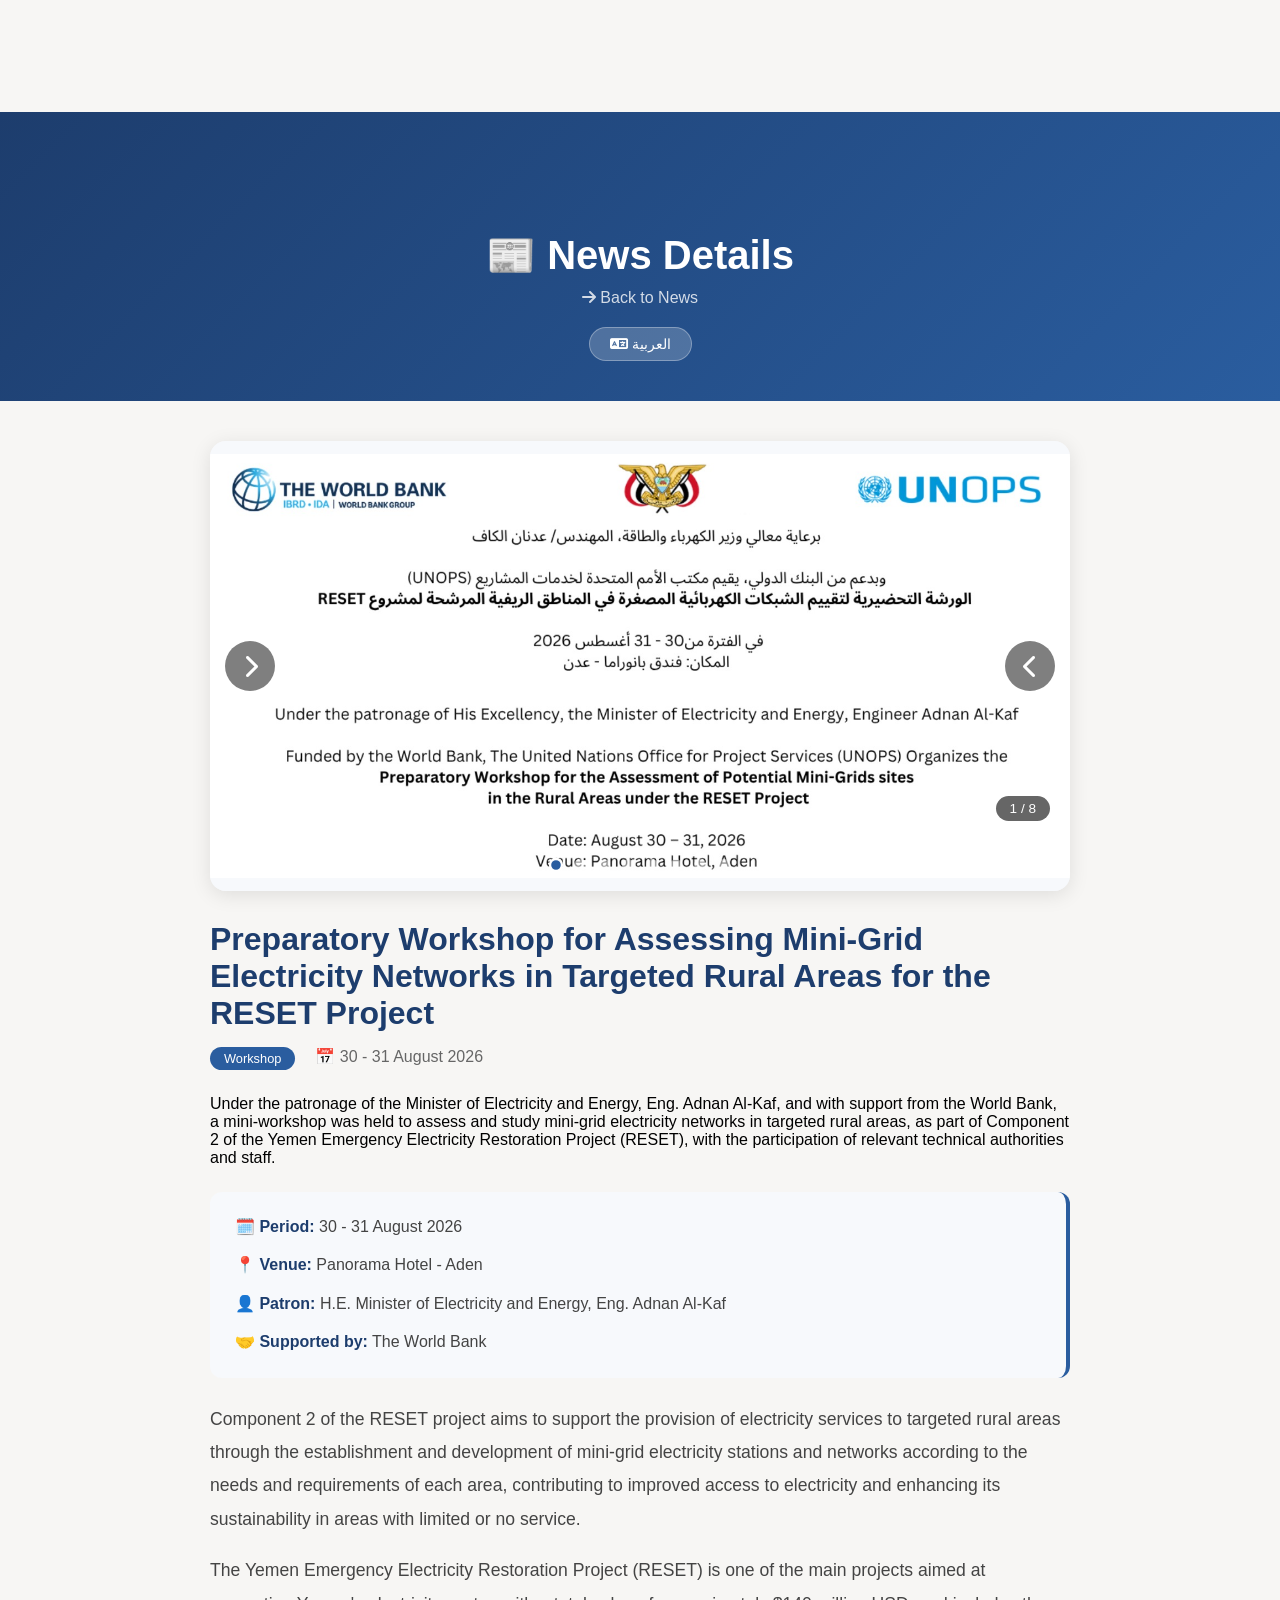
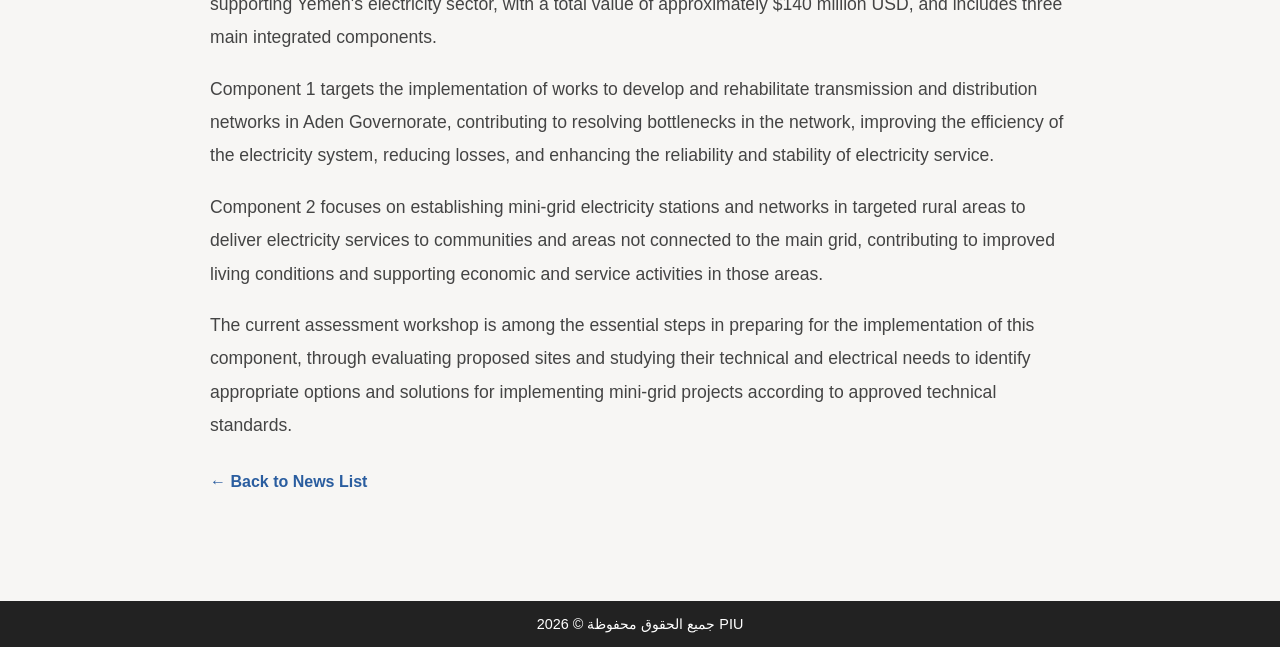
<file: piu-ye/news-details.html>
<!DOCTYPE html>
<html lang="ar" dir="rtl">
<head>
  <meta charset="UTF-8">
  <meta name="viewport" content="width=device-width, initial-scale=1.0">
  <link rel="stylesheet" href="https://cdnjs.cloudflare.com/ajax/libs/font-awesome/6.5.0/css/all.min.css">
  <link rel="stylesheet" href="style.css">
  <title>تفاصيل الخبر - PIU</title>
  
  <style>
    /* ===== Header ===== */
    .news-details-header {
      background: linear-gradient(135deg, #1d3d6d, #2a5d9f);
      color: #fff;
      padding: 120px 20px 40px;
      text-align: center;
    }
    
    .news-details-header h1 {
      font-size: 2.5rem;
      margin-bottom: 10px;
    }
    
    .news-details-header a {
      color: #fff;
      opacity: 0.8;
      text-decoration: none;
      transition: opacity 0.3s;
    }
    
    .news-details-header a:hover {
      opacity: 1;
    }
    
    .lang-switch-container {
      text-align: center;
      margin-top: 20px;
    }
    
    .lang-switch-btn {
      background: rgba(255,255,255,0.2);
      border: 1px solid rgba(255,255,255,0.3);
      color: #fff;
      padding: 8px 20px;
      border-radius: 25px;
      cursor: pointer;
      font-size: 0.9rem;
      transition: all 0.3s;
    }
    
    .lang-switch-btn:hover {
      background: rgba(255,255,255,0.3);
    }
    
    .news-details-container {
      max-width: 900px;
      margin: 40px auto;
      padding: 0 20px 60px;
    }
    
    .image-gallery {
      position: relative;
      width: 100%;
      height: 450px;
      border-radius: 16px;
      overflow: hidden;
      margin-bottom: 30px;
      background: #f7f9fc;
      box-shadow: 0 4px 20px rgba(0,0,0,0.1);
    }
    
    .image-gallery .slides {
      display: flex;
      width: 100%;
      height: 100%;
      transition: transform 0.5s ease-in-out;
    }
    
    .image-gallery .slide {
      min-width: 100%;
      height: 100%;
      display: flex;
      align-items: center;
      justify-content: center;
      background: #f7f9fc;
    }
    
    .image-gallery .slide img {
      width: 100%;
      height: 100%;
      object-fit: contain;
      object-position: center;
    }
    
    .gallery-btn {
      position: absolute;
      top: 50%;
      transform: translateY(-50%);
      background: rgba(0,0,0,0.5);
      color: #fff;
      border: none;
      width: 50px;
      height: 50px;
      border-radius: 50%;
      font-size: 1.5rem;
      cursor: pointer;
      transition: all 0.3s ease;
      z-index: 10;
      display: flex;
      align-items: center;
      justify-content: center;
    }
    
    .gallery-btn:hover {
      background: rgba(0,0,0,0.8);
      transform: translateY(-50%) scale(1.1);
    }
    
    .gallery-btn.prev { left: 15px; }
    .gallery-btn.next { right: 15px; }
    
    .gallery-dots {
      position: absolute;
      bottom: 20px;
      left: 50%;
      transform: translateX(-50%);
      display: flex;
      gap: 12px;
      z-index: 10;
    }
    
    .gallery-dots .dot {
      width: 12px;
      height: 12px;
      border-radius: 50%;
      background: rgba(255,255,255,0.5);
      cursor: pointer;
      transition: all 0.3s ease;
      border: 2px solid transparent;
    }
    
    .gallery-dots .dot.active {
      background: #2a5d9f;
      border-color: #fff;
      transform: scale(1.2);
    }
    
    .gallery-dots .dot:hover {
      background: rgba(255,255,255,0.8);
    }
    
    .image-counter {
      position: absolute;
      bottom: 70px;
      right: 20px;
      background: rgba(0,0,0,0.6);
      color: #fff;
      padding: 5px 14px;
      border-radius: 20px;
      font-size: 0.85rem;
      z-index: 10;
    }
    
    .news-details-container h1 {
      color: #1d3d6d;
      font-size: 2rem;
      margin-bottom: 15px;
    }
    
    .news-details-meta {
      display: flex;
      gap: 20px;
      margin-bottom: 25px;
      color: #666;
      flex-wrap: wrap;
    }
    
    .news-details-meta .category {
      background: #2a5d9f;
      color: #fff;
      padding: 4px 14px;
      border-radius: 20px;
      font-size: 0.8rem;
    }
    
    .news-details-container p {
      font-size: 1.1rem;
      line-height: 1.9;
      color: #444;
      white-space: pre-wrap;
    }
    
    .news-details-info {
      background: #f7f9fc;
      padding: 20px 25px;
      border-radius: 12px;
      margin: 25px 0;
      border-right: 4px solid #2a5d9f;
    }
    
    .news-details-info p {
      margin-bottom: 8px;
      font-size: 1rem;
      color: #444;
      white-space: normal;
    }
    
    .news-details-info p:last-child {
      margin-bottom: 0;
    }
    
    .news-details-info strong {
      color: #1d3d6d;
    }
    
    .back-to-news {
      display: inline-block;
      margin-top: 30px;
      color: #2a5d9f;
      text-decoration: none;
      font-weight: 600;
      transition: color 0.3s;
    }
    
    .back-to-news:hover {
      color: #1d3d6d;
      text-decoration: underline;
    }
    
    [dir="rtl"] .news-details-info {
      border-right: none;
      border-left: 4px solid #2a5d9f;
    }
    
    [dir="rtl"] .gallery-btn.prev {
      left: auto;
      right: 15px;
    }
    
    [dir="rtl"] .gallery-btn.next {
      right: auto;
      left: 15px;
    }
    
    [dir="rtl"] .image-counter {
      right: auto;
      left: 20px;
    }
    
    @media (max-width: 768px) {
      .news-details-header { padding: 100px 16px 30px; }
      .news-details-header h1 { font-size: 1.6rem; }
      .news-details-container { padding: 0 16px 40px; }
      .news-details-container h1 { font-size: 1.3rem; }
      .news-details-container p { font-size: 0.95rem; }
      .image-gallery { height: 300px; }
      .gallery-btn { width: 40px; height: 40px; font-size: 1.2rem; }
      .gallery-btn.prev { left: 10px; }
      .gallery-btn.next { right: 10px; }
      [dir="rtl"] .gallery-btn.prev { left: auto; right: 10px; }
      [dir="rtl"] .gallery-btn.next { right: auto; left: 10px; }
    }
    
    @media (max-width: 480px) {
      .image-gallery { height: 220px; }
      .gallery-btn { width: 32px; height: 32px; font-size: 0.9rem; }
    }
  </style>
</head>
<body>

<!-- ====== HEADER ====== -->
<header class="news-details-header">
  <h1 id="details-page-title">📰 تفاصيل الخبر</h1>
  <a href="news.html" id="back-to-news-link"><i class="fa-solid fa-arrow-right"></i> العودة للأخبار</a>
  <div class="lang-switch-container">
    <button class="lang-switch-btn" onclick="toggleLang()">
      <i class="fa-solid fa-language"></i> 
      <span id="lang-switch-text">English</span>
    </button>
  </div>
</header>

<!-- ====== CONTENT ====== -->
<div class="news-details-container" id="newsDetails">
  <div id="newsContent">
    
    <!-- ===== معرض الصور ===== -->
    <div class="image-gallery" id="imageGallery">
      <div class="slides" id="slides">
        <!-- سيتم إضافة الصور بواسطة JavaScript -->
      </div>
      
      <button class="gallery-btn prev" onclick="changeSlide(-1)">
        <i class="fa-solid fa-chevron-right"></i>
      </button>
      <button class="gallery-btn next" onclick="changeSlide(1)">
        <i class="fa-solid fa-chevron-left"></i>
      </button>
      
      <div class="gallery-dots" id="galleryDots"></div>
      
      <div class="image-counter" id="imageCounter">1 / 1</div>
    </div>
    
    <!-- ===== المحتوى ===== -->
    <h1 id="detailTitle">عنوان الخبر</h1>
    <div class="news-details-meta">
      <span class="category" id="detailCategory">تصنيف</span>
      <span id="detailDate">📅 التاريخ</span>
    </div>
    <div id="detailDescription">وصف الخبر...</div>
    <div class="news-details-info" id="detailInfo"></div>
    <div id="detailFullDescription"></div>
  </div>
  <a href="news.html" class="back-to-news" id="back-to-news-text">← العودة إلى قائمة الأخبار</a>
</div>

<!-- ====== FOOTER ====== -->
<footer class="footer">
  <p>جميع الحقوق محفوظة © 2026 PIU</p>
</footer>

<script>
  // ===== بيانات الترجمة =====
  const translations = {
    ar: {
      pageTitle: "📰 تفاصيل الخبر",
      backLink: "العودة للأخبار",
      langSwitch: "English",
      backToNews: "← العودة إلى قائمة الأخبار",
      
      // ===== الخبر 5 =====
      "5": {
        category: "ورشة عمل",
        date: "📅 30 - 31 أغسطس 2026",
        title: "الورشة التحضيرية لتقييم الشبكات الكهربائية المصغرة في المناطق الريفية المرشحة لمشروع RESET",
        description: "أقيمت، برعاية وزير الكهرباء والطاقة المهندس عدنان الكاف وبدعم من البنك الدولي، ورشة العمل المصغرة الخاصة بتقييم ودراسة الشبكات الكهربائية المصغرة في المناطق الريفية المستهدفة، ضمن أنشطة المكوّن الثاني من مشروع تعافي قطاع الكهرباء من اجل انتقال عادل في اليمن (RESET)، وبمشاركة الجهات والكوادر الفنية ذات العلاقة.",
        info: `
          <p><strong>🗓️ الفترة:</strong> 30 - 31 أغسطس 2026</p>
          <p><strong>📍 المكان:</strong> فندق بانوراما - عدن</p>
          <p><strong>👤 الراعي:</strong> معالي وزير الكهرباء والطاقة المهندس عدنان الكاف</p>
          <p><strong>🤝 الداعم:</strong> البنك الدولي</p>
        `,
        fullDescription: `<p>ويهدف المكوّن الثاني من مشروع RESET إلى دعم إيصال خدمة الكهرباء إلى عدد من المناطق الريفية المستهدفة، من خلال إنشاء وتطوير محطات وشبكات كهربائية مصغرة وفق احتياجات ومتطلبات كل منطقة، بما يسهم في تحسين الوصول إلى خدمة الكهرباء وتعزيز استدامتها في المناطق التي تعاني من محدودية أو انعدام الخدمة.</p><br><p>ويُعد مشروع تعافي قطاع الكهرباء من اجل انتقال عادل في اليمن (RESET) أحد المشاريع الرئيسية الهادفة إلى دعم قطاع الكهرباء في اليمن، وتبلغ قيمته الإجمالية نحو 140 مليون دولار أمريكي، ويتضمن ثلاثة مكونات رئيسية ومتكاملة.</p><br><p>ويستهدف المكوّن الأول تنفيذ أعمال لتطوير وتأهيل شبكات النقل والتوزيع في محافظة عدن، بما يسهم في فك الاختناقات في الشبكة، وتحسين كفاءة منظومة الكهرباء، والحد من الفاقد، وتعزيز موثوقية واستقرار الخدمة الكهربائية.</p><br><p>فيما يركز المكوّن الثاني على إنشاء محطات وشبكات كهربائية مصغرة في المناطق الريفية المستهدفة، بهدف إيصال خدمة الكهرباء إلى المجتمعات والمناطق التي لا تصل إليها الشبكة الرئيسية، بما يساهم في تحسين الظروف المعيشية ودعم الأنشطة الاقتصادية والخدمية في تلك المناطق.</p><br><p>وتأتي ورشة التقييم الحالية ضمن الخطوات الأساسية للتحضير لتنفيذ هذا المكوّن، من خلال تقييم المواقع المقترحة ودراسة احتياجاتها الفنية والكهربائية، بما يساعد على تحديد الخيارات والحلول المناسبة لتنفيذ مشاريع الشبكات المصغرة وفق المعايير الفنية المعتمدة.</p>`
      },
      
      // ===== الخبر 6 =====
      "6": {
        category: "ورشة عمل",
        date: "📅 16 سبتمبر 2026",
        title: "اختتام أعمال ورشة مشروع RESET في العاصمة الأردنية عمّان",
        description: "اختُتمت في العاصمة الأردنية عمّان أعمال ورشة العمل الخاصة بمشروع تعافي الكهرباء في اليمن (RESET) والخطة الاستراتيجية لتطوير قطاع الطاقة في اليمن، والتي استمرت على مدى خمسة أيام متتالية، بمشاركة ممثلين عن وزارة الكهرباء والطاقة اليمنية، والبنك الدولي، ومكتب الأمم المتحدة لخدمات المشاريع (UNOPS)، وبرنامج الأمم المتحدة الإنمائي (UNDP)، إلى جانب مشاركة مستشارة الاقتصاد وتطوير القطاع الخاص لدى وزارة الخارجية والكومنولث والتنمية البريطانية (FCDO).",
        info: `
          <p><strong>📍 المكان:</strong> عمّان - الأردن</p>
          <p><strong>🗓️ المدة:</strong> 5 أيام</p>
        `,
        fullDescription: `<p>وهدفت الورشة إلى استكمال الترتيبات النهائية المتعلقة بمكونات مشروع RESET، ومناقشة الأطر الفنية والقانونية والتنفيذية والمؤسسية، إلى جانب تحديد المسؤوليات والأدوار بين مختلف الجهات ذات العلاقة، والاتفاق على آليات التنسيق والعمل والتنفيذ خلال المراحل القادمة من المشروع. وكذلك تم استعراض الخطة الاستراتيجية للطاقة في الطاولة المستديرة في اليوم الثاني بالتعاون مع فريق FCDO و TAFFY.</p><br><p>وشهدت الورشة على مدى خمسة أيام نقاشات مكثفة حول المكونات الأربعة للمشروع، شملت الجوانب الفنية والتنفيذية والقانونية، وآليات العمل والتنسيق بين الأطراف، بما في ذلك تحديد المسؤوليات والأدوار المؤسسية وآليات المتابعة والتنفيذ، وصولاً إلى التفاهمات اللازمة للانتقال إلى المرحلة التنفيذية للمشروع.</p><br><p>كما تناولت النقاشات عدداً من الجوانب المرتبطة بمشاركة القطاع الخاص وتطوير البيئة المؤسسية والتنظيمية ذات الصلة، بما يعزز فرص الاستدامة والاستفادة من التدخلات التي يستهدفها المشروع.</p><br><p>وأكد المشاركون أهمية ما تم التوصل إليه خلال الورشة من تفاهمات حول مختلف الملفات المطروحة، والتي من شأنها أن تمهد للانتقال إلى الخطوات العملية لتنفيذ المشروع وفق الأطر المتفق عليها، وبما يحقق أهدافه في دعم وتعافي قطاع الكهرباء في اليمن وتحسين موثوقية واستدامة خدمات الكهرباء.</p><br><p>وفي ختام الورشة، عبّر ممثلو وزارة الكهرباء والطاقة والبنك الدولي وشركاء المشروع عن تقديرهم للجهود التي بذلتها جميع الفرق المشاركة، مؤكدين أن المخرجات التي تم التوصل إليها خلال الورشة تمثل خطوة مهمة نحو استكمال الترتيبات اللازمة للبدء في تنفيذ مشروع RESET.</p><br><p>ويأتي مشروع RESET في إطار الجهود الرامية إلى دعم قطاع الكهرباء في اليمن، من خلال تنفيذ مجموعة من التدخلات ذات الأولوية، وتعزيز قدرات المؤسسات الوطنية، ودعم تطوير حلول كهرباء أكثر استدامة واستجابة للاحتياجات التنموية والخدمية في اليمن.</p><br><p>وأكدت الوحدة التنفيذية للمشاريع الممولة خارجياً استمرارها في العمل والتنسيق الوثيق مع وزارة الكهرباء والطاقة والبنك الدولي وشركاء المشروع، بما يسهم في ضمان الإعداد والتنفيذ الفاعل لمكونات المشروع، وتعزيز دور المؤسسات الوطنية في إدارة وتنفيذ مشاريع قطاع الكهرباء الممولة من شركاء التنمية.</p>`
      }, // 👈 تم إضافة الفاصلة هنا

      // ===== الخبر 7 =====
      "7": {
        category: "مناقصة",
        date: "📅 28 أكتوبر 2026",
        title: "إعلان مناقصة: توريد وتركيب محطة طاقة مصغرة مع نظام تخزين طاقة بالبطاريات في حصوين - المهرة",
        description: "برعاية وزير الكهرباء والطاقة المهندس عدنان الكاف وبدعم من البنك الدولي وإشراف مكتب الأمم المتحدة لخدمات المشاريع (UNOPS) والوحدة التنفيذية للمشاريع الممولة خارجياً (PIU)، تعلن الوحدة التنفيذية عن إطلاق مناقصة (RFQ/2026/65288) لتوريد وتركيب محطة طاقة مصغرة تعمل بالطاقة الشمسية مع نظام تخزين طاقة بالبطاريات (BESS) في منطقة حصوين بمحافظة المهرة. آخر موعد لتقديم العروض هو 22 نوفمبر 2026.",
        info: `
          <p><strong>🔢 الرقم المرجعي:</strong> RFQ/2026/65288</p>
          <p><strong>📅 تاريخ النشر:</strong> 28 أكتوبر 2026</p>
          <p><strong>⏰ آخر موعد:</strong> 22 نوفمبر 2026، الساعة 07:00 (GMT)</p>
        `,
        fullDescription: `<p>برعاية وزير الكهرباء والطاقة المهندس عدنان الكاف وبدعم من البنك الدولي وإشراف مكتب الأمم المتحدة لخدمات المشاريع (UNOPS) والوحدة التنفيذية للمشاريع الممولة خارجياً (PIU)، يجري الإعداد لإطلاق مناقصة (RFQ/2026/65288) لتوريد وتركيب محطة طاقة مصغرة مع نظام تخزين طاقة بالبطاريات (BESS) في منطقة حصوين بمحافظة المهرة.</p><br><p>يشمل نطاق العمل توريد وتركيب محطة طاقة شمسية مصغرة مع نظام بطاريات تخزين، بما في ذلك الأعمال المدنية والكهربائية، ولوحات التوزيع، وأنظمة الحماية، والأسوار، ولوحات الأساسات، والرسومات الفنية التفصيلية، وفقاً للمواصفات الفنية والكميات المرفقة في وثائق المناقصة.</p><br><p><strong>كيفية التقديم:</strong> على جميع الموردين والمقاولين المهتمين تقديم عروضهم من خلال نظام eSourcing التابع لـ UNOPS عبر بوابة UNGM. للحصول على التفاصيل الكاملة للمناقصة، وطلب التوضيحات، وتقديم العروض، يجب على المتقدمين التسجيل كموردين لـ UNOPS في بوابة UNGM وتسجيل الدخول إليها.</p><br><p><strong>وثائق المناقصة:</strong> تتضمن المناقصة عدة ملاحق فنية ومدنية (نطاق العمل، المواصفات الفنية، الكميات والجداول، الرسومات الهندسية، إلخ)، ويمكن للمتقدمين الاطلاع عليها وتحميلها من خلال بوابة UNGM.</p><br><p><a href="https://www.ungm.org/Public/Notice/320100" target="_blank" rel="noopener noreferrer" style="display: inline-block; background: #d97706; color: white; padding: 12px 24px; text-decoration: none; border-radius: 4px; font-weight: bold;">التقديم على المناقصة عبر بوابة UNGM ↗</a></p>`
      },
    },
    
    en: {
      pageTitle: "📰 News Details",
      backLink: "Back to News",
      langSwitch: "العربية",
      backToNews: "← Back to News List",
      
      // ===== News 5 =====
      "5": {
        category: "Workshop",
        date: "📅 30 - 31 August 2026",
        title: "Preparatory Workshop for Assessing Mini-Grid Electricity Networks in Targeted Rural Areas for the RESET Project",
        description: "Under the patronage of the Minister of Electricity and Energy, Eng. Adnan Al-Kaf, and with support from the World Bank, a mini-workshop was held to assess and study mini-grid electricity networks in targeted rural areas, as part of Component 2 of the Yemen Emergency Electricity Restoration Project (RESET), with the participation of relevant technical authorities and staff.",
        info: `
          <p><strong>🗓️ Period:</strong> 30 - 31 August 2026</p>
          <p><strong>📍 Venue:</strong> Panorama Hotel - Aden</p>
          <p><strong>👤 Patron:</strong> H.E. Minister of Electricity and Energy, Eng. Adnan Al-Kaf</p>
          <p><strong>🤝 Supported by:</strong> The World Bank</p>
        `,
        fullDescription: `<p>Component 2 of the RESET project aims to support the provision of electricity services to targeted rural areas through the establishment and development of mini-grid electricity stations and networks according to the needs and requirements of each area, contributing to improved access to electricity and enhancing its sustainability in areas with limited or no service.</p><br><p>The Yemen Emergency Electricity Restoration Project (RESET) is one of the main projects aimed at supporting Yemen's electricity sector, with a total value of approximately $140 million USD, and includes three main integrated components.</p><br><p>Component 1 targets the implementation of works to develop and rehabilitate transmission and distribution networks in Aden Governorate, contributing to resolving bottlenecks in the network, improving the efficiency of the electricity system, reducing losses, and enhancing the reliability and stability of electricity service.</p><br><p>Component 2 focuses on establishing mini-grid electricity stations and networks in targeted rural areas to deliver electricity services to communities and areas not connected to the main grid, contributing to improved living conditions and supporting economic and service activities in those areas.</p><br><p>The current assessment workshop is among the essential steps in preparing for the implementation of this component, through evaluating proposed sites and studying their technical and electrical needs to identify appropriate options and solutions for implementing mini-grid projects according to approved technical standards.</p>`
      },
      
      // ===== News 6 =====
      "6": {
        category: "Workshop",
        date: "📅 16 September 2026",
        title: "Conclusion of RESET Project Workshop in Amman, Jordan",
        description: "In Amman, Jordan, a five-day workshop on the Yemen Electricity Recovery Project (RESET) and the Strategic Plan for Developing Yemen’s Energy Sector came to a close. Participants included representatives of Yemen’s Ministry of Electricity and Energy, the World Bank, the United Nations Office for Project Services (UNOPS), the United Nations Development Programme (UNDP), and the Economic and Private Sector Development Adviser at the United Kingdom’s Foreign, Commonwealth & Development Office (UK FCDO).",
        info: `
          <p><strong>📍 Venue:</strong> Amman - Jordan</p>
          <p><strong>🗓️ Duration:</strong> 5 Days</p>
        `,
        fullDescription: `<p>The workshop aimed to complete the final arrangements related to the RESET project components, and discuss the technical, legal, executive, and institutional frameworks, in addition to defining responsibilities and roles among the various relevant parties, and agreeing on coordination, work, and implementation mechanisms during the upcoming phases of the project. The Strategic Energy Plan was also reviewed at the roundtable on the second day in cooperation with the FCDO and TAFFY teams.</p><br><p>Over five days, the workshop witnessed intensive discussions on the four components of the project, covering technical, executive, and legal aspects, as well as work and coordination mechanisms between the parties, including defining institutional responsibilities and roles, and follow-up and implementation mechanisms, leading to the necessary understandings to move to the implementation phase of the project.</p><br><p>The discussions also addressed a number of aspects related to private sector participation and the development of the relevant institutional and regulatory environment, which enhances sustainability opportunities and benefits from the interventions targeted by the project.</p><br><p>Participants emphasized the importance of the understandings reached during the workshop on the various issues raised, which would pave the way for moving to practical steps for implementing the project according to the agreed frameworks, and in a way that achieves its objectives in supporting and recovering the electricity sector in Yemen and improving the reliability and sustainability of electricity services.</p><br><p>At the conclusion of the workshop, representatives of the Ministry of Electricity and Energy, the World Bank, and project partners expressed their appreciation for the efforts made by all participating teams, emphasizing that the outputs reached during the workshop represent an important step towards completing the necessary arrangements to start implementing the RESET project.</p><br><p>The RESET project comes within the efforts aimed at supporting the electricity sector in Yemen, through implementing a set of priority interventions, enhancing the capacities of national institutions, and supporting the development of more sustainable electricity solutions that respond to development and service needs in Yemen.</p><br><p>The Project Implementation Unit for Externally Funded Projects confirmed its continued work and close coordination with the Ministry of Electricity and Energy, the World Bank, and project partners, contributing to ensuring the effective preparation and implementation of the project components, and enhancing the role of national institutions in managing and implementing electricity sector projects funded by development partners.</p>`
      }, // 👈 تم إضافة الفاصلة هنا

       // ===== News 7 =====
      "7": {
        category: "Tender",
        date: "📅 28 October 2026",
        title: "Tender Announcement: Provision of a Mini-Grid Power Station with Battery Energy Storage for Husswain - Al-Mahrah",
        description: "Under the patronage of the Minister of Electricity and Energy, Eng. Adnan Al-Kaf, and with support from the World Bank, and under the supervision of UNOPS and the Project Implementation Unit (PIU), the PIU announces the release of Request for Quotation (RFQ/2026/65288) for the provision and installation of a Mini-Grid Power Station with Battery Energy Storage System (BESS) in Husswain, Al-Mahrah Governorate. The deadline for submission is 22 November 2026.",
        info: `
          <p><strong>🔢 Reference:</strong> RFQ/2026/65288</p>
          <p><strong>📅 Published on:</strong> 28 October 2026</p>
          <p><strong>⏰ Deadline:</strong> 22 November 2026, 07:00 (GMT)</p>
        `,
        fullDescription: `<p>Under the patronage of the Minister of Electricity and Energy, Eng. Adnan Al-Kaf, and with support from the World Bank, and under the supervision of UNOPS and the Project Implementation Unit (PIU), preparations are underway for the release of Request for Quotation (RFQ/2026/65288) for the provision and installation of a Mini-Grid Power Station with Battery Energy Storage System (BESS) in Husswain, Al-Mahrah Governorate.</p><br><p>The scope includes the supply and installation of a solar mini-grid power station with battery storage, including civil and electrical works, distribution panels, protection systems, fencing, foundation drawings, and detailed technical specifications as outlined in the tender documents.</p><br><p><strong>How to Apply:</strong> Interested vendors must respond to this tender using the UNOPS eSourcing system via the UNGM portal. To access the full UNOPS tender details, request clarifications, and submit a vendor response, applicants must be registered as a UNOPS vendor at the UNGM portal and be logged into UNGM.</p><br><p><strong>Tender Documents:</strong> The tender includes several technical and civil annexes (Scope of Work, Technical Specifications, Bill of Quantities, Engineering Drawings, etc.), which can be accessed and downloaded via the UNGM portal.</p><br><p><a href="https://www.ungm.org/Public/Notice/320100" target="_blank" rel="noopener noreferrer" style="display: inline-block; background: #d97706; color: white; padding: 12px 24px; text-decoration: none; border-radius: 4px; font-weight: bold;">Apply via UNGM Portal ↗</a></p>`
      },
    }
  };

  // ===== الحصول على معرّف الخبر من الرابط =====
  const urlParams = new URLSearchParams(window.location.search);
  const newsId = urlParams.get('id') || "5";

  // ===== صور كل خبر حسب المعرّف =====
  const newsImages = {
    "5": [
      { src: 'images/unops.png', alt: 'ورشة العمل 1' },
      { src: 'images/reset1.png', alt: 'ورشة العمل 2' },
      { src: 'images/reset3.png', alt: 'ورشة العمل 3' },
      { src: 'images/reset4.png', alt: 'ورشة العمل 4' },
      { src: 'images/reset2.png', alt: 'ورشة العمل 5' },
      { src: 'images/reset6.png', alt: 'ورشة العمل 6' },
      { src: 'images/reset8.png', alt: 'ورشة العمل 7' },
      { src: 'images/reset12.png', alt: 'ورشة العمل 8' }
    ],
    "6": [
      { src: 'images/reset_end.png', alt: 'اختتام ورشة RESET في عمّان' }
    ],
    "7": [
      { src: 'images/tender.png', alt: 'Tender Announcement - Mini-Grid Power Station' }
    ],
  };

  // ===== اختيار الصور المناسبة =====
  const images = newsImages[newsId] || newsImages["5"];

  // ===== معرض الصور =====
  let currentSlide = 0;
  
  function initGallery() {
    const slidesContainer = document.getElementById('slides');
    const dotsContainer = document.getElementById('galleryDots');
    const counter = document.getElementById('imageCounter');
    
    if (!slidesContainer) return;
    
    slidesContainer.innerHTML = '';
    dotsContainer.innerHTML = '';
    
    if (!images || images.length === 0) {
      slidesContainer.innerHTML = '<div class="slide"><p style="color:#999;">لا توجد صور</p></div>';
      if (counter) counter.textContent = '0 / 0';
      return;
    }
    
    images.forEach((img, index) => {
      const slide = document.createElement('div');
      slide.className = 'slide';
      slide.innerHTML = `<img src="${img.src}" alt="${img.alt}" loading="lazy" onerror="this.style.display='none'">`;
      slidesContainer.appendChild(slide);
      
      const dot = document.createElement('span');
      dot.className = 'dot' + (index === 0 ? ' active' : '');
      dot.onclick = () => goToSlide(index);
      dotsContainer.appendChild(dot);
    });
    
    updateCounter();
    goToSlide(0);
    
    // إخفاء أزرار التنقل والنقاط إذا كانت صورة واحدة فقط
    if (images.length <= 1) {
      const prevBtn = document.querySelector('.gallery-btn.prev');
      const nextBtn = document.querySelector('.gallery-btn.next');
      if (prevBtn) prevBtn.style.display = 'none';
      if (nextBtn) nextBtn.style.display = 'none';
      if (dotsContainer) dotsContainer.style.display = 'none';
    }
  }
  
  function goToSlide(index) {
    const slidesContainer = document.getElementById('slides');
    const dots = document.querySelectorAll('.dot');
    const total = images.length;
    
    if (!slidesContainer || total === 0) return;
    
    if (index < 0) index = total - 1;
    if (index >= total) index = 0;
    
    currentSlide = index;
    slidesContainer.style.transform = `translateX(-${index * 100}%)`;
    
    dots.forEach((dot, i) => {
      dot.classList.toggle('active', i === index);
    });
    
    updateCounter();
  }
  
  function changeSlide(direction) {
    goToSlide(currentSlide + direction);
  }
  
  function updateCounter() {
    const counter = document.getElementById('imageCounter');
    if (counter) {
      counter.textContent = `${currentSlide + 1} / ${images.length}`;
    }
  }
  
  document.addEventListener('keydown', function(e) {
    if (e.key === 'ArrowLeft') changeSlide(-1);
    else if (e.key === 'ArrowRight') changeSlide(1);
  });

  // ===== الحصول على اللغة الحالية =====
  let currentLang = localStorage.getItem('lang') || 'ar';

  function toggleLang() {
    currentLang = currentLang === 'ar' ? 'en' : 'ar';
    localStorage.setItem('lang', currentLang);
    applyTranslation(currentLang);
    document.documentElement.dir = currentLang === 'ar' ? 'rtl' : 'ltr';
    document.documentElement.lang = currentLang;
  }

  function applyTranslation(lang) {
    const t = translations[lang];
    
    document.getElementById('details-page-title').textContent = t.pageTitle;
    document.getElementById('back-to-news-link').innerHTML = '<i class="fa-solid fa-arrow-right"></i> ' + t.backLink;
    document.getElementById('lang-switch-text').textContent = t.langSwitch;
    document.getElementById('back-to-news-text').textContent = t.backToNews;
    
    // ===== بيانات الخبر حسب المعرّف =====
    const newsData = t[newsId] || t["5"];
    
    document.getElementById('detailCategory').textContent = newsData.category;
    document.getElementById('detailDate').textContent = newsData.date;
    document.getElementById('detailTitle').textContent = newsData.title;
    document.getElementById('detailDescription').textContent = newsData.description;
    document.getElementById('detailInfo').innerHTML = newsData.info;
    document.getElementById('detailFullDescription').innerHTML = newsData.fullDescription;
    
    document.documentElement.dir = lang === 'ar' ? 'rtl' : 'ltr';
    document.documentElement.lang = lang;
  }

  document.addEventListener('DOMContentLoaded', function() {
    initGallery();
    applyTranslation(currentLang);
  });
</script>

</body>
</html>
</file>
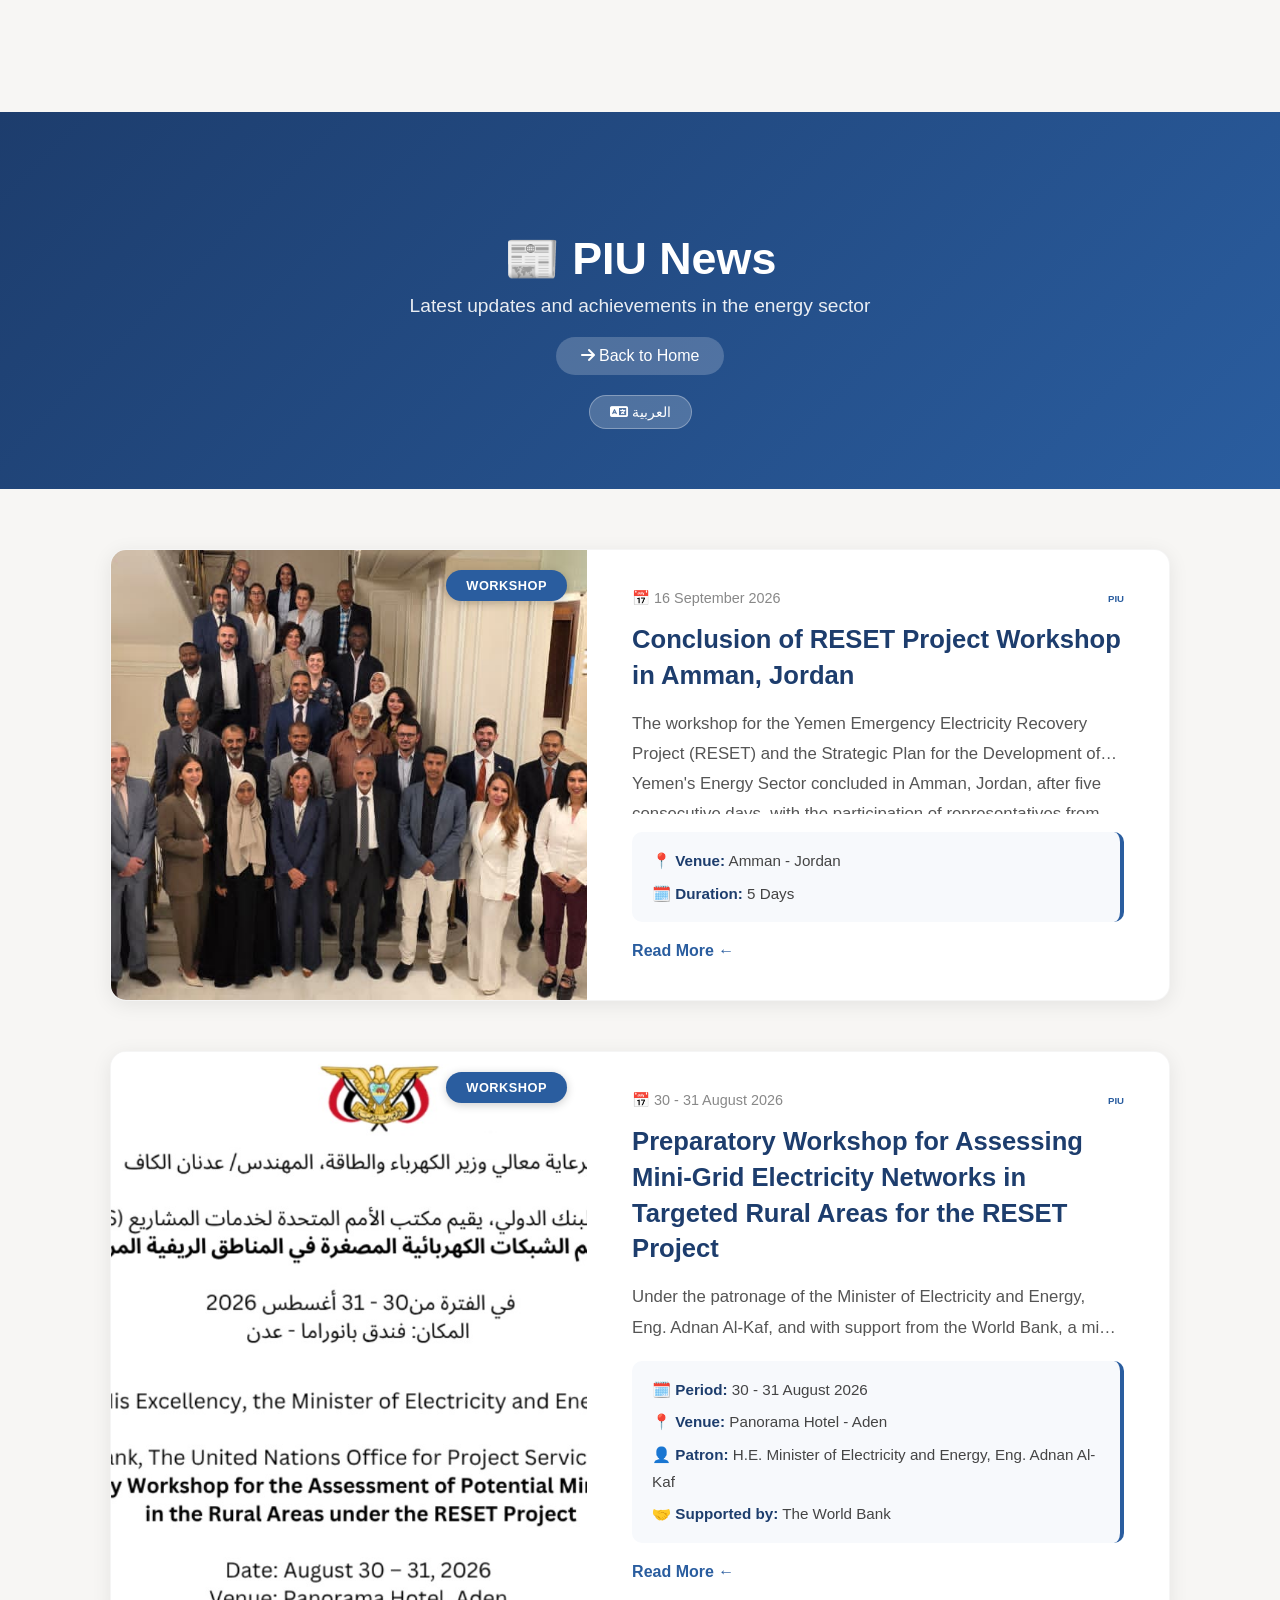
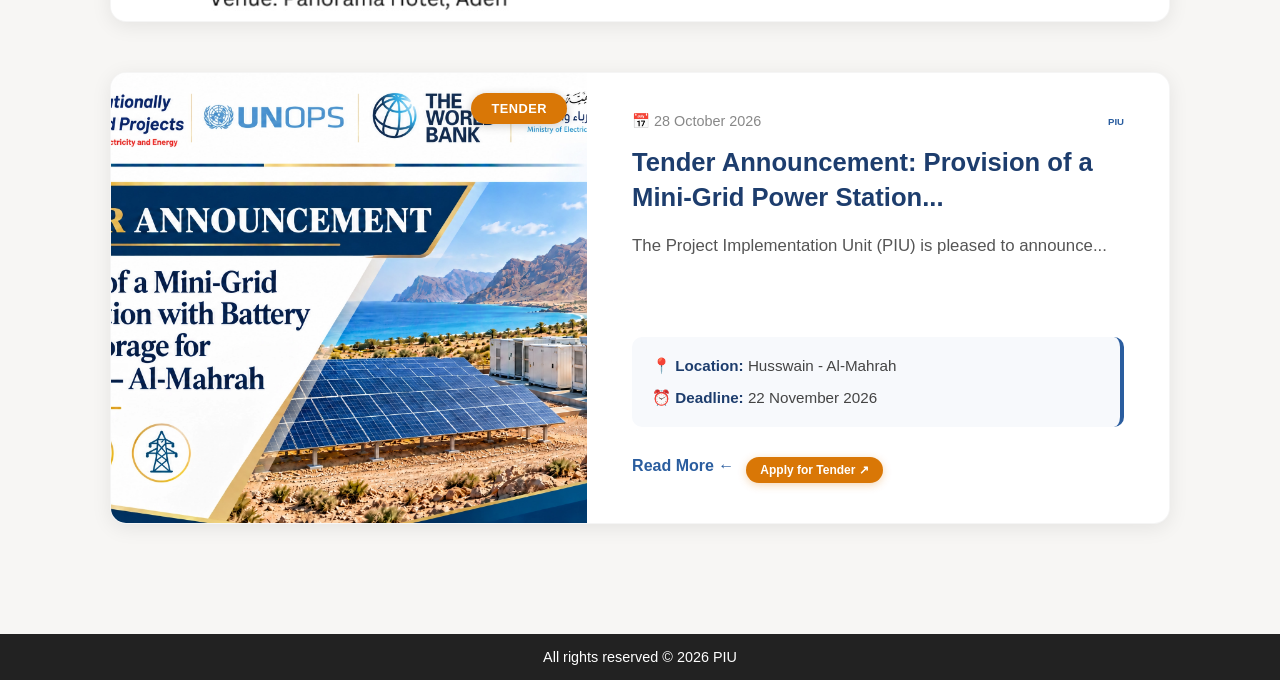
<file: piu-ye/news.html>
<!DOCTYPE html>
<html lang="ar" dir="rtl">
<head>
  <meta charset="UTF-8">
  <meta name="viewport" content="width=device-width, initial-scale=1.0">
  <link rel="stylesheet" href="https://cdnjs.cloudflare.com/ajax/libs/font-awesome/6.5.0/css/all.min.css">
  <link rel="stylesheet" href="style.css">
  <title>PIU News - أخبار الوحدة</title>
  
  <style>
    /* ===== تنسيقات خاصة بصفحة الأخبار ===== */
    .news-page-header {
      background: linear-gradient(135deg, #1d3d6d, #2a5d9f);
      color: #fff;
      padding: 120px 20px 60px;
      text-align: center;
    }
    
    .news-page-header h1 {
      font-size: 2.8rem;
      margin-bottom: 10px;
    }
    
    .news-page-header p {
      font-size: 1.2rem;
      opacity: 0.9;
    }
    
    .back-home-btn {
      display: inline-block;
      margin-top: 20px;
      background: rgba(255,255,255,0.2);
      color: #fff;
      padding: 10px 25px;
      border-radius: 30px;
      text-decoration: none;
      transition: background 0.3s;
    }
    
    .back-home-btn:hover {
      background: rgba(255,255,255,0.3);
    }
    
    .lang-switch-container {
      text-align: center;
      margin-top: 20px;
    }
    
    .lang-switch-btn {
      background: rgba(255,255,255,0.2);
      border: 1px solid rgba(255,255,255,0.3);
      color: #fff;
      padding: 8px 20px;
      border-radius: 25px;
      cursor: pointer;
      font-size: 0.9rem;
      transition: all 0.3s;
    }
    
    .lang-switch-btn:hover {
      background: rgba(255,255,255,0.3);
    }
    
    .news-page-grid-side {
      max-width: 1100px;
      margin: 0 auto;
      padding: 60px 20px;
      display: flex;
      flex-direction: column;
      gap: 50px;
    }
    
    .news-page-card-side {
      background: #fff;
      border-radius: 16px;
      overflow: hidden;
      box-shadow: 0 4px 20px rgba(0,0,0,0.08);
      transition: all 0.4s ease;
      border: 1px solid rgba(0,0,0,0.04);
      display: flex;
      flex-direction: row;
      min-height: 450px;
    }
    
    .news-page-card-side:hover {
      transform: translateY(-4px);
      box-shadow: 0 12px 40px rgba(0,0,0,0.12);
    }
    
    .news-image-side {
      position: relative;
      flex: 0 0 45%;
      min-height: 450px;
      overflow: hidden;
      background: #eef2f7;
    }
    
    .news-image-side img {
      width: 100%;
      height: 100%;
      object-fit: cover;
      transition: transform 0.5s ease;
    }
    
    .news-page-card-side:hover .news-image-side img {
      transform: scale(1.03);
    }
    
    .news-image-side .news-category {
      position: absolute;
      top: 20px;
      right: 20px;
      background: #2a5d9f;
      color: #fff;
      padding: 8px 20px;
      border-radius: 30px;
      font-size: 0.8rem;
      font-weight: 600;
      text-transform: uppercase;
      letter-spacing: 0.5px;
      z-index: 2;
      box-shadow: 0 2px 10px rgba(0,0,0,0.2);
    }
    
    .news-content-side {
      flex: 1;
      padding: 40px 45px;
      display: flex;
      flex-direction: column;
      justify-content: center;
    }
    
    .news-content-side .news-meta {
      display: flex;
      justify-content: space-between;
      align-items: center;
      margin-bottom: 15px;
      font-size: 0.9rem;
      color: #888;
      flex-wrap: wrap;
      gap: 10px;
    }
    
    .news-content-side .news-author {
      font-weight: 600;
      color: #2a5d9f;
    }
    
    .news-content-side h3 {
      font-size: 1.6rem;
      color: #1d3d6d;
      margin-bottom: 15px;
      line-height: 1.4;
      transition: color 0.3s;
    }
    
    .news-page-card-side:hover .news-content-side h3 {
      color: #2a5d9f;
    }
    
    .news-content-side p {
      color: #555;
      font-size: 1.05rem;
      line-height: 1.8;
      margin-bottom: 18px;
      flex: 1;
    }
    
    .news-details-side {
      background: #f7f9fc;
      padding: 15px 20px;
      border-radius: 10px;
      margin-bottom: 20px;
      border-right: 4px solid #2a5d9f;
    }
    
    .news-details-side p {
      margin-bottom: 5px;
      font-size: 0.95rem;
      color: #444;
      flex: none;
    }
    
    .news-details-side p:last-child {
      margin-bottom: 0;
    }
    
    .news-details-side strong {
      color: #1d3d6d;
    }
    
    .read-more-link {
      display: inline-block;
      color: #2a5d9f;
      font-weight: 600;
      text-decoration: none;
      font-size: 1rem;
      transition: all 0.3s;
      position: relative;
      align-self: flex-start;
    }
    
    .read-more-link::after {
      content: '';
      position: absolute;
      bottom: -2px;
      left: 0;
      width: 0;
      height: 2px;
      background: #2a5d9f;
      transition: width 0.3s;
    }
    
    .read-more-link:hover::after {
      width: 100%;
    }
    
    .read-more-link:hover {
      color: #1d3d6d;
    }
    
    /* ===== RTL Support ===== */
    [dir="rtl"] .news-page-card-side {
      flex-direction: row-reverse;
    }
    
    [dir="rtl"] .news-image-side .news-category {
      right: auto;
      left: 20px;
    }
    
    [dir="rtl"] .news-details-side {
      border-right: none;
      border-left: 4px solid #2a5d9f;
    }
    
    [dir="rtl"] .read-more-link::after {
      left: auto;
      right: 0;
    }
    
    /* ===== Mobile Responsive ===== */
    @media (max-width: 992px) {
      .news-page-card-side {
        flex-direction: column !important;
        min-height: auto;
      }
      
      .news-image-side {
        flex: none;
        min-height: 250px;
        height: 250px;
      }
      
      .news-content-side {
        padding: 25px 30px;
      }
      
      .news-content-side h3 {
        font-size: 1.2rem;
      }
      
      .news-content-side p {
        font-size: 0.95rem;
      }
      
      .news-details-side {
        padding: 12px 15px;
      }
      
      .news-details-side p {
        font-size: 0.85rem;
      }
      
      .news-image-side .news-category {
        top: 15px;
        right: 15px;
        padding: 5px 14px;
        font-size: 0.7rem;
      }
      
      [dir="rtl"] .news-image-side .news-category {
        right: auto;
        left: 15px;
      }
    }
    
    @media (max-width: 480px) {
      .news-image-side {
        min-height: 200px;
        height: 200px;
      }
      
      .news-content-side {
        padding: 20px;
      }
      
      .news-content-side h3 {
        font-size: 1rem;
      }
      
      .news-content-side p {
        font-size: 0.9rem;
      }
    }
  </style>
</head>
<body>

<!-- ====== HEADER ====== -->
<header class="news-page-header">
  <h1 id="news-page-title">📰 أخبار الوحدة التنفيذية</h1>
  <p id="news-page-subtitle">آخر المستجدات والإنجازات في قطاع الطاقة</p>
  <a href="index.html" class="back-home-btn" id="back-home-btn">
    <i class="fa-solid fa-arrow-right"></i> <span id="back-home-text">العودة للرئيسية</span>
  </a>
  <div class="lang-switch-container">
    <button class="lang-switch-btn" onclick="toggleLang()">
      <i class="fa-solid fa-language"></i> 
      <span id="lang-switch-text">English</span>
    </button>
  </div>
</header>

<!-- ====== NEWS GRID ====== -->
<section class="news-page-grid-side" id="newsGrid">
  
  <!-- ====== الخبر الجديد: اختتام ورشة RESET في عمّان ====== -->
  <div class="news-page-card-side" id="news-card-6">
    <div class="news-image-side">
      <img src="images/reset_end.png" alt="اختتام ورشة مشروع RESET في عمّان">
      <span class="news-category" id="category6-page">ورشة عمل</span>
    </div>
    <div class="news-content-side">
      <div class="news-meta">
        <span class="news-date" id="news6-date-page">📅 16 سبتمبر 2026</span>
        <span class="news-author">PIU</span>
      </div>
      <h3 id="news6-title-page">اختتام أعمال ورشة مشروع RESET في العاصمة الأردنية عمّان</h3>
      <p id="news6-desc-page">اختُتمت في العاصمة الأردنية عمّان أعمال ورشة العمل الخاصة بمشروع استعادة الكهرباء في اليمن (RESET) والخطة الاستراتيجية لتطوير قطاع الطاقة في اليمن، والتي استمرت على مدى خمسة أيام متتالية، بمشاركة ممثلين عن وزارة الكهرباء والطاقة اليمنية، والبنك الدولي، ومكتب الأمم المتحدة لخدمات المشاريع (UNOPS)، وبرنامج الأمم المتحدة الإنمائي (UNDP)، إلى جانب مشاركة مستشارة الاقتصاد وتطوير القطاع الخاص لدى وزارة الخارجية والكومنولث والتنمية البريطانية (FCDO).</p>
      <div class="news-details-side">
        <p id="news6-location-page"><strong>📍 المكان:</strong> عمّان - الأردن</p>
        <p id="news6-duration-page"><strong>🗓️ المدة:</strong> 5 أيام</p>
      </div>
      <a href="news-details.html?id=6" class="read-more-link" id="readmore6-page">قراءة المزيد ←</a>
    </div>
  </div>

  <!-- ====== الخبر القديم: ورشة العمل ====== -->
  <div class="news-page-card-side" id="news-card-5">
    <div class="news-image-side">
      <img src="images/unops.png" alt="ورشة عمل الشبكات الكهربائية المصغرة">
      <span class="news-category" id="category5">ورشة عمل</span>
    </div>
    <div class="news-content-side">
      <div class="news-meta">
        <span class="news-date" id="news5-date-page">📅 30 - 31 أغسطس 2026</span>
        <span class="news-author">PIU</span>
      </div>
      <h3 id="news5-title-page">الورشة التحضيرية لتقييم الشبكات الكهربائية المصغرة في المناطق الريفية المرشحة لمشروع RESET</h3>
      <p id="news5-desc-page">أقيمت، برعاية وزير الكهرباء والطاقة المهندس عدنان الكاف وبدعم من البنك الدولي، ورشة العمل المصغرة الخاصة بتقييم ودراسة الشبكات الكهربائية المصغرة في المناطق الريفية المستهدفة، ضمن أنشطة المكوّن الثاني من مشروع تعافي قطاع الكهرباء من اجل انتقال عادل في اليمن (RESET)، وبمشاركة الجهات والكوادر الفنية ذات العلاقة.</p>
      <div class="news-details-side">
        <p id="news5-period-page"><strong>🗓️ الفترة:</strong> 30 - 31 أغسطس 2026</p>
        <p id="news5-location-page"><strong>📍 المكان:</strong> فندق بانوراما - عدن</p>
        <p id="news5-patron-page"><strong>👤 الراعي:</strong> معالي وزير الكهرباء والطاقة المهندس عدنان الكاف</p>
        <p id="news5-donor-page"><strong>🤝 الداعم:</strong> البنك الدولي</p>
      </div>
      <a href="news-details.html?id=5" class="read-more-link" id="readmore5-page">قراءة المزيد ←</a>
    </div>
  </div>
<!-- ====== الخبر 7: المناقصة (Tender) ====== -->
  <div class="news-page-card-side" id="news-card-7">
    <div class="news-image-side">
      <img src="images/tender.png" alt="Tender Announcement - Mini-Grid Power Station">
      <span class="news-category" id="category7-page" data-category="tender">مناقصة</span>
    </div>
    <div class="news-content-side">
      <div class="news-meta">
        <span class="news-date" id="news7-date-page">📅 28 أكتوبر 2026</span>
        <span class="news-author">PIU</span>
      </div>
      <h3 id="news7-title-page">إعلان مناقصة: توريد وتركيب محطة طاقة مصغرة مع نظام تخزين طاقة بالبطاريات في حصوين - المهرة</h3>
      <p id="news7-desc-page">تعلن الوحدة التنفيذية للمشاريع الممولة خارجياً عن إطلاق مناقصة (RFQ/2026/65288)...</p>
      <div class="news-details-side">
        <p id="news7-location-page"><strong>📍 المكان:</strong> حصوين - المهرة</p>
        <p id="news7-deadline-page"><strong>⏰ آخر موعد:</strong> 22 نوفمبر 2026</p>
      </div>
      <div class="news-card-actions">
        <a href="news-details.html?id=7" class="read-more-link" id="readmore7-page">قراءة المزيد ←</a>
        <a href="https://www.ungm.org/Public/Notice/320100" target="_blank" rel="noopener noreferrer" class="tender-btn" id="tender-link-7-page">التقديم على المناقصة ↗</a>
      </div>
    </div>
  </div>
</section>

<!-- ====== FOOTER ====== -->
<footer class="footer">
  <p id="footer-text">جميع الحقوق محفوظة © 2026 PIU</p>
</footer>

<script>
  // ===== بيانات الترجمة =====
  const translations = {
    ar: {
      pageTitle: "📰 أخبار الوحدة التنفيذية",
      pageSubtitle: "آخر المستجدات والإنجازات في قطاع الطاقة",
      backHome: "العودة للرئيسية",
      langSwitch: "English",
      // ===== الخبر 6 =====
      category6: "ورشة عمل",
      news6_date: "📅 16 سبتمبر 2026",
      news6_title: "اختتام أعمال ورشة مشروع RESET في العاصمة الأردنية عمّان",
      news6_desc: "اختُتمت في العاصمة الأردنية عمّان أعمال ورشة العمل الخاصة بمشروع تعافي الكهرباء في اليمن (RESET) والخطة الاستراتيجية لتطوير قطاع الطاقة في اليمن، والتي استمرت على مدى خمسة أيام متتالية، بمشاركة ممثلين عن وزارة الكهرباء والطاقة اليمنية، والبنك الدولي، ومكتب الأمم المتحدة لخدمات المشاريع (UNOPS)، وبرنامج الأمم المتحدة الإنمائي (UNDP)، إلى جانب مشاركة مستشارة الاقتصاد وتطوير القطاع الخاص لدى وزارة الخارجية والكومنولث والتنمية البريطانية (FCDO).",
      news6_location: "<strong>📍 المكان:</strong> عمّان - الأردن",
      news6_duration: "<strong>🗓️ المدة:</strong> 5 أيام",
      // ===== الخبر 5 =====
      category5: "ورشة عمل",
      news5_date: "📅 30 - 31 أغسطس 2026",
      news5_title: "الورشة التحضيرية لتقييم الشبكات الكهربائية المصغرة في المناطق الريفية المرشحة لمشروع RESET",
      news5_desc: "أقيمت، برعاية وزير الكهرباء والطاقة المهندس عدنان الكاف وبدعم من البنك الدولي، ورشة العمل المصغرة الخاصة بتقييم ودراسة الشبكات الكهربائية المصغرة في المناطق الريفية المستهدفة، ضمن أنشطة المكوّن الثاني من مشروع تعافي قطاع الكهرباء من اجل انتقال عادل في اليمن (RESET)، وبمشاركة الجهات والكوادر الفنية ذات العلاقة.",
      news5_period: "<strong>🗓️ الفترة:</strong> 30 - 31 أغسطس 2026",
      news5_location: "<strong>📍 المكان:</strong> فندق بانوراما - عدن",
      news5_patron: "<strong>👤 الراعي:</strong> معالي وزير الكهرباء والطاقة المهندس عدنان الكاف",
      news5_donor: "<strong>🤝 الداعم:</strong> البنك الدولي",
      readmore: "قراءة المزيد ←",
      // ===== الخبر 7 =====
      category7: "مناقصة",
      news7_date: "📅 28 أكتوبر 2026",
      news7_title: "إعلان مناقصة: توريد وتركيب محطة طاقة مصغرة مع نظام تخزين طاقة بالبطاريات في حصوين - المهرة",
      news7_desc: "تعلن الوحدة التنفيذية للمشاريع الممولة خارجياً...",
      news7_location: "<strong>📍 المكان:</strong> حصوين - المهرة",
      news7_deadline: "<strong>⏰ آخر موعد:</strong> 22 نوفمبر 2026",
      tender_btn: "التقديم على المناقصة ↗",
      footer: "جميع الحقوق محفوظة © 2026 PIU"
    },
    en: {
      pageTitle: "📰 PIU News",
      pageSubtitle: "Latest updates and achievements in the energy sector",
      backHome: "Back to Home",
      langSwitch: "العربية",
      // ===== News 6 =====
      category6: "Workshop",
      news6_date: "📅 16 September 2026",
      news6_title: "Conclusion of RESET Project Workshop in Amman, Jordan",
      news6_desc: "The workshop for the Yemen Emergency Electricity Recovery Project (RESET) and the Strategic Plan for the Development of Yemen's Energy Sector concluded in Amman, Jordan, after five consecutive days, with the participation of representatives from the Yemeni Ministry of Electricity and Energy, the World Bank, UNOPS, UNDP, and the Economy & Private Sector Development Adviser at the UK Foreign, Commonwealth & Development Office (FCDO).",
      news6_location: "<strong>📍 Venue:</strong> Amman - Jordan",
      news6_duration: "<strong>🗓️ Duration:</strong> 5 Days",
      // ===== News 5 =====
      category5: "Workshop",
      news5_date: "📅 30 - 31 August 2026",
      news5_title: "Preparatory Workshop for Assessing Mini-Grid Electricity Networks in Targeted Rural Areas for the RESET Project",
      news5_desc: "Under the patronage of the Minister of Electricity and Energy, Eng. Adnan Al-Kaf, and with support from the World Bank, a mini-workshop was held to assess and study mini-grid electricity networks in targeted rural areas, as part of Component 2 of the Yemen Emergency Electricity Restoration Project (RESET), with the participation of relevant technical authorities and staff.",
      news5_period: "<strong>🗓️ Period:</strong> 30 - 31 August 2026",
      news5_location: "<strong>📍 Venue:</strong> Panorama Hotel - Aden",
      news5_patron: "<strong>👤 Patron:</strong> H.E. Minister of Electricity and Energy, Eng. Adnan Al-Kaf",
      news5_donor: "<strong>🤝 Supported by:</strong> The World Bank",
      readmore: "Read More ←",
      // ===== News 7 =====
      category7: "Tender",
      news7_date: "📅 28 October 2026",
      news7_title: "Tender Announcement: Provision of a Mini-Grid Power Station...",
      news7_desc: "The Project Implementation Unit (PIU) is pleased to announce...",
      news7_location: "<strong>📍 Location:</strong> Husswain - Al-Mahrah",
      news7_deadline: "<strong>⏰ Deadline:</strong> 22 November 2026",
      tender_btn: "Apply for Tender ↗",
      footer: "All rights reserved © 2026 PIU"
    }
  };

  // ===== الحصول على اللغة الحالية =====
  let currentLang = localStorage.getItem('lang') || 'ar';

  // ===== دالة تبديل اللغة =====
  function toggleLang() {
    currentLang = currentLang === 'ar' ? 'en' : 'ar';
    localStorage.setItem('lang', currentLang);
    applyTranslation(currentLang);
    document.documentElement.dir = currentLang === 'ar' ? 'rtl' : 'ltr';
    document.documentElement.lang = currentLang;
  }

  // ===== دالة تطبيق الترجمة =====
  function applyTranslation(lang) {
    const t = translations[lang];
    
    // ===== Header =====
    document.getElementById('news-page-title').textContent = t.pageTitle;
    document.getElementById('news-page-subtitle').textContent = t.pageSubtitle;
    document.getElementById('back-home-text').textContent = t.backHome;
    document.getElementById('lang-switch-text').textContent = t.langSwitch;
    
    // ===== الخبر 6 =====
    document.getElementById('category6-page').textContent = t.category6;
    document.getElementById('news6-date-page').textContent = t.news6_date;
    document.getElementById('news6-title-page').textContent = t.news6_title;
    document.getElementById('news6-desc-page').textContent = t.news6_desc;
    document.getElementById('news6-location-page').innerHTML = t.news6_location;
    document.getElementById('news6-duration-page').innerHTML = t.news6_duration;
    document.getElementById('readmore6-page').textContent = t.readmore;
    
    // ===== الخبر 5 =====
    document.getElementById('category5').textContent = t.category5;
    document.getElementById('news5-date-page').textContent = t.news5_date;
    document.getElementById('news5-title-page').textContent = t.news5_title;
    document.getElementById('news5-desc-page').textContent = t.news5_desc;
    document.getElementById('news5-period-page').innerHTML = t.news5_period;
    document.getElementById('news5-location-page').innerHTML = t.news5_location;
    document.getElementById('news5-patron-page').innerHTML = t.news5_patron;
    document.getElementById('news5-donor-page').innerHTML = t.news5_donor;
    document.getElementById('readmore5-page').textContent = t.readmore;
    
    // ===== الخبر 7 =====
    document.getElementById('category7-page').textContent = t.category7;
    document.getElementById('news7-date-page').textContent = t.news7_date;
    document.getElementById('news7-title-page').textContent = t.news7_title;
    document.getElementById('news7-desc-page').textContent = t.news7_desc;
    document.getElementById('news7-location-page').innerHTML = t.news7_location;
    document.getElementById('news7-deadline-page').innerHTML = t.news7_deadline;
    document.getElementById('readmore7-page').textContent = t.readmore;
    document.getElementById('tender-link-7-page').textContent = t.tender_btn;
    // ===== Footer =====
    document.getElementById('footer-text').textContent = t.footer;
    
    // ===== تحديث اتجاه الصفحة =====
    document.documentElement.dir = lang === 'ar' ? 'rtl' : 'ltr';
    document.documentElement.lang = lang;
  }

  // ===== تطبيق اللغة عند تحميل الصفحة =====
  document.addEventListener('DOMContentLoaded', function() {
    applyTranslation(currentLang);
  });
</script>

</body>
</html>
</file>
<file: piu-ye/style.css>
:root {
  --main-red: #B33A3A;
  --main-blue: #2f4562;
  --light-bg: #F7F6F4;
  --font-family: 'Cairo', sans-serif;
  --dark-overlay: rgba(0, 0, 0, 0.4);
}

/* ===== Reset ===== */
* { margin: 0; padding: 0; box-sizing: border-box; }
body, html {
  font-family: var(--font-family);
  background-color: var(--light-bg);
  scroll-behavior: smooth;
}

/* ===== General Container ===== */
.container {
  max-width: 1200px;
  margin: 0 auto;
  padding: 0 20px;
}

/* ===== Navbar ===== */
.navbar {
  position: fixed;
  top: 0; left: 0;
  width: 100%;
  background: #fff;
  display: flex; justify-content: space-between; align-items: center;
  padding: 15px 24px;
  box-shadow: 0 4px 10px rgba(0,0,0,0.05);
  border-radius: 0 0 12px 12px;
  z-index: 1000;
}

.nav-logo img { height: 48px; }

.nav-links { display: flex; gap: 18px; align-items: center; }
.nav-links a {
  text-decoration: none;
  color: #333;
  font-weight: 600;
  padding: 10px 14px;
  border: 2px solid transparent;
  border-radius: 10px;
  transition: all 0.3s ease;
}
.nav-links a:hover {
  color: var(--main-blue);
  border-color: var(--main-red);
}
.nav-links a span {
  display: inline-block;
  transition: transform 0.3s ease;
}
.nav-links a:hover span {
  transform: scale(1.08);
}

/* controls */
.nav-controls { display: flex; align-items: center; gap: 12px; }
.language-switcher {
  background: none; border: none; cursor: pointer;
  display: flex; align-items: center; gap: 6px;
  font-size: 1rem; font-weight: 600; color: #333;
}
.language-switcher i {
  font-size: 20px; color: #2f4562;
  transition: transform 0.3s, color 0.3s;
}
.language-switcher:hover i {
  transform: scale(1.2);
  color: var(--main-red);
}
.lang-text {
  font-size: 0.9rem;
}

@media (max-width:768px) {
  .language-switcher i {
    font-size: 20px; color: #2f4562;
    transition: transform 0.3s, color 0.3s;
  }
  .language-switcher:hover i {
    color:#2f4562;
  }
}

/* mobile menu */
.mobile-menu-icon { display: none; cursor: pointer; font-size: 1.5rem; color: #2f4562; }

.mobile-menu {
  position: fixed; top: 50%; left: 50%;
  transform: translate(-50%, -50%);
  display: none; flex-direction: column;
  background: #fff; border-radius: 12px;
  box-shadow: 0 4px 12px rgba(0,0,0,0.2);
  z-index: 2000; padding: 20px; min-width: 240px;
  max-height: 90vh;
  overflow-y: auto;
}
.mobile-menu .close-btn {
  position: absolute; top: 8px; right: 12px;
  font-size: 1.3rem; cursor: pointer; color: #555;
}
.mobile-menu a {
  text-decoration: none; color: #333;
  padding: 12px; border-bottom: 1px solid #eee;
}
.mobile-menu a:hover {
  background: var(--main-blue); color: #fff; border-radius: 6px;
}

/* ===== Hero ===== */
.hero {
  height: 100vh;
  background: url("images/hero-piu.png") no-repeat center center/cover;
  position: relative;
  display:flex; align-items:center; justify-content:center;
  text-align:center; color:#fff;
}
.hero::before {
  content:""; position:absolute; inset:0;
  background: var(--dark-overlay); z-index:1;
}
.hero-content {
  position:relative; z-index:2;
  padding:20px;
}
.hero h1 { font-size:2.6rem; margin-bottom:10px; }
.hero p { font-size:1.3rem; }

/* responsive */
@media (max-width:768px) {
  .nav-links { display:none; }
  .mobile-menu-icon { display:inline-block; }
  .hero h1 { font-size:1.8rem; }
  .hero p { font-size:1rem; }
}

/* ===== About Us Section ===== */
.about-section {
  background: linear-gradient(to right, #1d3d6d, #2f4562);
  color: #fff;
  padding: 80px 20px;
}
.about-container {
  max-width: 1200px;
  margin: 0 auto;
}
.about-heading {
  text-align: center;
  font-size: 2.5rem;
  margin-bottom: 50px;
  color: #fff;
}
.about-content {
  display: flex;
  align-items: flex-start;
  justify-content: center;
  gap: 40px;
  flex-wrap: wrap;
}
.about-text { flex: 1; min-width: 300px; }
.about-text p {
  font-size: 1.1rem;
  line-height: 1.9;
  color: #f6f7fb;
}
.about-card {
  flex: 1;
  min-width: 300px;
  background: #fff;
  color: #333;
  padding: 25px;
  border-radius: 12px;
  box-shadow: 0 8px 20px rgba(0,0,0,0.25);
}
.about-card p {
  font-size: 1.05rem;
  line-height: 1.8;
  margin: 0;
}
@media (max-width: 768px) {
  .about-content { flex-direction: column; }
  .about-text, .about-card { width: 100%; }
}

/* ===== Reveal Animations ===== */
.reveal {
  opacity: 0;
  transition: transform 0.9s ease, opacity 0.9s ease;
  will-change: transform, opacity;
}
.reveal.slide-right { transform: translateX(60px); }
.reveal.slide-left { transform: translateX(-60px); }
.reveal.visible { opacity: 1; transform: translateX(0); }

/* ===== Goals & Achievements ===== */
.achievements-section {
  background: #f7f9fc;
  padding: 80px 20px;
  text-align: center;
}
.achievements-section h2 {
  font-size: 2.2rem;
  margin-bottom: 50px;
  color: #1d3d6d;
}
.achievements {
  display: flex;
  justify-content: center;
  gap: 40px;
  flex-wrap: wrap;
  margin-bottom: 60px;
}
.achievement {
  display: flex;
  flex-direction: column;
  align-items: center;
}
.circle {
  width: 140px;
  height: 140px;
  border-radius: 50%;
  background: linear-gradient(135deg, #144688, #4a8dd1);
  display: flex;
  flex-direction: column;
  justify-content: center;
  align-items: center;
  box-shadow: 0 4px 15px rgba(0,0,0,0.2);
  margin-bottom: 15px;
  color: #fff;
}

.circle i {
  font-size: 25px;
  margin-bottom: 8px;
  color: #fff;
}

.circle .count {
  font-size: 1.6rem;
  font-weight: bold;
  color: #fff;
}

.achievements-text {
  max-width: 900px;
  margin: 0 auto 50px auto;
  font-size: 1rem;
  line-height: 1.9;
  color: #444;
  text-align: center;
}

.achievement p { font-size: 1rem; color: #333; }
.main-achievements {
  display: grid;
  grid-template-columns: repeat(auto-fit, minmax(220px, 1fr));
  gap: 30px;
}
.achievement-card {
  background: #fff;
  border-radius: 12px;
  padding: 25px;
  box-shadow: 0 3px 15px rgba(0,0,0,0.1);
  text-align: center;
  transition: transform 0.3s;
}
.achievement-card:hover { transform: translateY(-8px); }
.achievement-card h3 {
  font-size: 1.1rem;
  color: #2f4562;
  line-height: 1.5;
}

/* ===== Signup Form ===== */
.signup-container {
  margin-top: 100px;
  width: 100%; max-width: 450px;
  background: #fff;
  padding: 30px;
  border-radius: 16px;
  box-shadow: 0 6px 20px rgba(0,0,0,0.1);
  margin-left: auto; margin-right: auto;
  text-align: left;
}
@media (max-width: 768px) {
  .signup-container { width: 95%; padding: 20px; }
  .signup-container h2 { font-size: 1.4rem; }
  .signup-form input, .signup-btn { font-size: 0.9rem; padding: 10px; }
}

/* ===== Objectives Section ===== */
.objectives-section {
  padding: 60px 20px;
  background: #fff;
}
.objectives-section h2 {
  text-align: center;
  font-size: 2rem;
  margin-bottom: 15px;
  color: #1d3d6d;
}
.objectives-section p {
  max-width: 800px;
  margin: 0 auto 40px auto;
  text-align: center;
  line-height: 1.8;
  font-size: 1.1rem;
}
.objectives-grid {
  display: grid;
  gap: 20px;
  grid-template-columns: repeat(auto-fit, minmax(280px, 1fr));
}
.objective-box {
  background: #fff;
  border-radius: 12px;
  padding: 25px;
  text-align: center;
  box-shadow: 0 4px 14px rgba(0,0,0,0.1);
  transition: transform 0.3s;
}
.objective-box:hover { transform: translateY(-5px); }

.objective-icon {
  font-size: 3rem;
  color: #2f4562;
  margin-bottom: 15px;
  display: inline-block;
}

.objective-box h3 {
  font-size: 1.3rem;
  margin-bottom: 10px;
  color: #2f4562;
}

/* ===== Departments Section ===== */
.departments-section {
  background: linear-gradient(135deg, #3a6ea5, #5c8dbc);
  padding: 60px 20px;
  color: white;
  text-align: center;
}
.departments-section h2 {
  font-size: 2.2rem;
  margin-bottom: 40px;
  color: #fff;
}
.departments-grid {
  display: grid;
  grid-template-columns: repeat(auto-fit, minmax(280px, 1fr));
  gap: 25px;
}
.dept-card {
  background: #fff;
  border-radius: 12px;
  padding: 25px 20px;
  box-shadow: 0 4px 12px rgba(0,0,0,0.15);
  color: #333;
  opacity: 0;
  transform: translateY(30px);
  transition: all 0.8s ease;
}
.dept-card.visible { opacity: 1; transform: translateY(0); }
.dept-icon {
  width: 70px; height: 70px;
  object-fit: contain; margin-bottom: 15px;
}
.dept-card h3 {
  font-size: 1.2rem;
  margin-bottom: 12px;
  color: #2b4a6f;
}
.dept-card p {
  font-size: 0.95rem;
  line-height: 1.6;
}

/* ===== Facility Section ===== */
.facility-section {
  position: relative;
  background: whitesmoke;
  padding: 120px 20px;
  color: #fff;
}

.facility-section .overlay {
  position: absolute;
  top: 0; left: 0;
  width: 100%; height: 100%;
  z-index: 1;
}

.facility-section .container {
  position: relative;
  z-index: 2;
  max-width: 1200px;
  margin: auto;
  text-align: center;
}

.facility-title {
  font-size: 2.5rem;
  margin-bottom: 50px;
  color: #2b4a6f;
}

.facility-wrapper {
  display: flex;
  gap: 40px;
  align-items: flex-start;
  justify-content: center;
  flex-direction: row;
}

.facility-image img {
  width: 100%;
  max-width: 530px;
  height: auto;
  object-fit: cover;
  border-radius: 15px;
  box-shadow: 0 6px 18px rgba(0,0,0,0.2);
}

.facility-texts {
  display: flex;
  flex-direction: column;
  gap: 25px;
  flex: 1;
}

.facility-card {
  background: #fff;
  color: #333;
  padding: 25px 30px;
  border-radius: 15px;
  box-shadow: 0 6px 18px rgba(0,0,0,0.15);
  text-align: justify;
  transition: transform 0.3s;
}
.facility-card:hover { transform: translateY(-8px); }
.facility-card p { font-size: 1.05rem; line-height: 1.8; }

@media (max-width: 992px) {
  .facility-wrapper { flex-direction: column; }
  .facility-image img { max-width: 100%; }
  .facility-title { font-size: 2rem; }
}

/* ===== CO2 Section ===== */
.co2-section {
  background: #2f4562;
  padding: 120px 20px;
}
.co2-heading {
  text-align: center;
  color: #fff;
  font-size: 2.6rem;
  margin-bottom: 60px;
}
.co2-container {
  display: flex;
  justify-content: space-between;
  align-items: center;
  gap: 50px;
  max-width: 1100px;
  margin: auto;
  flex-wrap: wrap;
}
.co2-card {
  flex: 1 1 40%;
  background: #fff;
  border-radius: 15px;
  box-shadow: 0 6px 18px rgba(0,0,0,0.2);
  overflow: hidden;
}
.co2-card img {
  width: 100%;
  display: block;
  border-radius: 15px;
}
.co2-text {
  flex: 1 1 50%;
  color: #fff;
  font-size: 1.1rem;
  line-height: 1.9;
}
@media (max-width: 992px) {
  .co2-container { flex-direction: column; text-align: center; }
  .co2-text { margin-top: 20px; }
}

/* ===== More Section ===== */
.more-section {
  background: linear-gradient(to right, #1d3d6d, #2f4562);
  color: #fff;
  padding: 100px 20px;
}
.more-title {
  text-align: center;
  font-size: 2.5rem;
  margin-bottom: 50px;
  color: #fff;
}
.more-content {
  display: flex;
  align-items: center;
  justify-content: center;
  gap: 40px;
  flex-wrap: wrap;
  max-width: 1100px;
  margin: 0 auto;
}
.more-image {
  flex: 1; min-width: 300px; text-align: center;
}
.more-image img {
  max-width: 65%;
  border-radius: 14px;
  box-shadow: 0 6px 20px rgba(0,0,0,0.3);
}
.more-text {
  flex: 1; min-width: 300px;
}
.more-text p {
  font-size: 1.2rem;
  line-height: 1.8;
  margin-bottom: 25px;
  color: #f6f7fb;
}
.download-btn {
  background: #d62828;
  color: #fff;
  padding: 12px 25px;
  border: none;
  border-radius: 8px;
  font-size: 1.1rem;
  display: block;
  margin: 20px auto;
  cursor: pointer;
  position: relative;
  animation: bounce 2s infinite;
  transition: background 0.3s ease;
}
.download-btn:hover { background: #b71c1c; }
@keyframes bounce {
  0%, 100% { transform: translateY(0); }
  50% { transform: translateY(-8px); }
}

/* ===== Contact Section ===== */
.contact-section {
  background: #fff;
  padding: 60px 20px;
  text-align: center;
}

.contact-title {
  font-size: 2rem;
  margin-bottom: 10px;
  color: #333;
}

.contact-intro {
  font-size: 1rem;
  margin-bottom: 30px;
  color: #555;
}

.contact-grid {
  display: flex;
  flex-wrap: wrap;
  justify-content: center;
  gap: 25px;
}

.contact-item {
  background: #f9f9f9;
  padding: 20px;
  border-radius: 12px;
  flex: 1 1 250px;
  max-width: 300px;
  display: flex;
  align-items: center;
  gap: 15px;
  box-shadow: 0 2px 8px rgba(0,0,0,0.1);
}

.contact-item p {
  cursor: pointer;
  text-decoration: none;
  font-size: 1rem;
  color: #333;
  transition: color 0.3s ease;
}

.contact-item p:hover {
  color: var(--main-blue);
}

.contact-icon {
  font-size: 26px;
  color: #2f4562;
  flex-shrink: 0;
}

.footer {
  background-color: #222;
  color: white;
  padding: 15px 10px;
  text-align: center;
  font-size: 0.9rem;
  margin-top: 50px;
}

/* =========================
   تحسين عرض العناوين للجوال
========================= */
@media (max-width: 768px) {
  h1 {
    font-size: 1.6rem !important;
    line-height: 1.4;
  }
  h2 {
    font-size: 1.4rem !important;
    margin-bottom: 20px !important;
  }
  h3 {
    font-size: 1.1rem !important;
  }
  .about-heading,
  .facility-title,
  .co2-heading,
  .more-title,
  .departments-section h2,
  .objectives-section h2,
  .achievements-section h2,
  .contact-title {
    font-size: 1.4rem !important;
    margin-bottom: 25px;
  }
  .about-text p,
  .about-card p,
  .facility-card p,
  .co2-text,
  .more-text p,
  .objective-box p,
  .dept-card p,
  .achievements-text,
  .contact-intro {
    font-size: 0.95rem !important;
    line-height: 1.7;
  }
  section {
    padding: 60px 16px !important;
  }
  .objective-box h3,
  .dept-card h3,
  .achievement-card h3 {
    font-size: 1rem !important;
  }
  .navbar {
    padding: 10px 16px;
  }
  .nav-logo img {
    height: 40px;
  }
  .facility-wrapper,
  .co2-container,
  .more-content {
    flex-direction: column !important;
    text-align: center;
  }
}

/* ===== Objectives Image ===== */
.objectives-image {
  width: 100%;
  text-align: center;
  margin: 25px auto 35px auto;
}
.objectives-image img {
  width: 100%;
  max-width: 620px;
  height: 300px;
  object-fit: cover;
  border-radius: 15px;
  box-shadow: 0 6px 18px rgba(0,0,0,0.15);
  display: block;
  margin: 0 auto;
}

/* ============================================================
   PIU NEWS SECTION - معرض الأخبار (صورة كأيقونة صغيرة 70px)
   ============================================================ */

.news-section {
  background: linear-gradient(135deg, #f7f9fc 0%, #eef2f7 100%);
  padding: 80px 20px;
}

.news-header {
  text-align: center;
  margin-bottom: 50px;
}

.news-title {
  font-size: 2.5rem;
  color: #1d3d6d;
  margin-bottom: 10px;
}

.news-subtitle {
  font-size: 1.1rem;
  color: #666;
  max-width: 600px;
  margin: 0 auto;
}

/* ===== Grid ===== */
.news-grid-side {
  max-width: 1100px;
  margin: 0 auto;
  display: flex;
  flex-direction: column;
  gap: 20px;
}

/* ===== بطاقة الخبر ===== */
.news-card-side {
  background: #fff;
  border-radius: 14px;
  overflow: hidden;
  box-shadow: 0 4px 20px rgba(0,0,0,0.06);
  transition: all 0.4s ease;
  border: 1px solid rgba(0,0,0,0.04);
  display: flex;
  flex-direction: row;
  align-items: center;
  min-height: 100px;
  padding: 6px 0;
}

.news-card-side:hover {
  transform: translateY(-3px);
  box-shadow: 0 12px 40px rgba(0,0,0,0.10);
}

/* ===== أيقونة صغيرة جداً (40px) ===== */
.news-image-tiny {
  position: relative;
  flex: 0 0 240px;
  width: 140px;
  overflow: hidden;
  background: #f7f9fc;
  border-radius: 8px;
  margin: 0 8px 0 12px;
  align-self: center;
  border: 1px solid #eef2f7;
  box-shadow: 0 1px 4px rgba(0,0,0,0.05);
}

.news-image-tiny img {
  width: 100%;
  height: 80%;
  object-fit: contain;
  object-position: center;
  transition: transform 0.3s ease;
  background: #f7f9fc;
}

.news-card-side:hover .news-image-tiny img {
  transform: scale(1.05);
}

.news-image-tiny .news-category {
  position: absolute;
  top: 2px;
  right: 2px;
  background: #2f4562;
  color: #fff;
  padding: 1px 5px;
  border-radius: 8px;
  font-size: 0.35rem;
  font-weight: 700;
  text-transform: uppercase;
  letter-spacing: 0.2px;
  z-index: 2;
  box-shadow: 0 1px 3px rgba(0,0,0,0.15);
}

/* ===== المحتوى ===== */
.news-content-side {
  flex: 1;
  padding: 6px 15px 6px 5px;
  display: flex;
  flex-direction: column;
  justify-content: center;
}

.news-content-side .news-meta {
  display: flex;
  justify-content: space-between;
  align-items: center;
  margin-bottom: 4px;
  font-size: 0.65rem;
  color: #999;
  flex-wrap: wrap;
  gap: 4px;
}

.news-content-side .news-author {
  font-weight: 600;
  color: #2f4562;
  font-size: 0.6rem;
}

.news-content-side h3 {
  font-size: 0.95rem;
  color: #1d3d6d;
  margin-bottom: 4px;
  line-height: 1.3;
  transition: color 0.3s;
}

.news-card-side:hover .news-content-side h3 {
  color: #2f4562;
}

.news-content-side p {
  color: #666;
  font-size: 0.75rem;
  line-height: 1.5;
  margin-bottom: 6px;
  display: -webkit-box;
  -webkit-line-clamp: 2;
  -webkit-box-orient: vertical;
  overflow: hidden;
}

/* ===== التفاصيل الإضافية ===== */
.news-details-side {
  background: #f7f9fc;
  padding: 4px 10px;
  border-radius: 6px;
  margin-bottom: 6px;
  border-right: 3px solid #2f4562;
}

.news-details-side p {
  margin-bottom: 1px;
  font-size: 0.65rem;
  color: #555;
  display: block;
  -webkit-line-clamp: unset;
  -webkit-box-orient: unset;
  overflow: visible;
}

.news-details-side p:last-child {
  margin-bottom: 0;
}

.news-details-side strong {
  color: #1d3d6d;
}

/* ===== زر قراءة المزيد ===== */
.news-readmore {
  display: inline-block;
  color: #2f4562;
  font-weight: 600;
  text-decoration: none;
  font-size: 0.75rem;
  transition: all 0.3s;
  position: relative;
  align-self: flex-start;
}

.news-readmore::after {
  content: '';
  position: absolute;
  bottom: -2px;
  left: 0;
  width: 0;
  height: 2px;
  background: #2f4562;
  transition: width 0.3s;
}

.news-readmore:hover::after {
  width: 100%;
}

.news-readmore:hover {
  color: #1d3d6d;
}

/* ===== زر جميع الأخبار ===== */
.news-actions {
  text-align: center;
  margin-top: 30px;
}

.news-btn {
  background: linear-gradient(135deg, #1d3d6d, #2f4562);
  color: #fff;
  border: none;
  padding: 14px 45px;
  border-radius: 30px;
  font-size: 1rem;
  cursor: pointer;
  transition: all 0.3s ease;
  display: inline-flex;
  align-items: center;
  gap: 12px;
  box-shadow: 0 4px 15px rgba(42, 93, 159, 0.3);
}

.news-btn:hover {
  transform: translateY(-2px);
  box-shadow: 0 8px 30px rgba(42, 93, 159, 0.4);
}

.news-btn i {
  transition: transform 0.3s;
}

.news-btn:hover i {
  transform: translateX(-4px);
}

/* ===== RTL Support (عربي) ===== */
[dir="rtl"] .news-card-side {
  flex-direction: row-reverse;
}

[dir="rtl"] .news-image-tiny {
  margin: 0 15px 0 12px;
}

[dir="rtl"] .news-image-tiny .news-category {
  right: auto;
  left: 2px;
}

[dir="rtl"] .news-content-side {
  padding: 6px 5px 6px 15px;
}

[dir="rtl"] .news-details-side {
  border-right: none;
  border-left: 3px solid #2f4562;
}

[dir="rtl"] .news-readmore::after {
  left: auto;
  right: 0;
}

[dir="rtl"] .news-btn i {
  transform: rotate(180deg);
}

[dir="rtl"] .news-btn:hover i {
  transform: rotate(180deg) translateX(-4px);
}

/* ===== Mobile Responsive (merged into single 768px block) ===== */
@media (max-width: 768px) {
  .news-section {
    padding: 60px 16px;
  }
  
  .news-title {
    font-size: 1.5rem;
  }
  
  .news-subtitle {
    font-size: 0.9rem;
  }
  
  .news-grid-side {
    gap: 15px;
  }
  
  .news-card-side {
    min-height: 80px;
    padding: 4px 0;
    border-radius: 12px;
  }
  
  .news-image-tiny {
    flex: 0 0 75px;
    height: 75px;
    width: 75px;
    margin: 0 10px 0 12px;
    border-radius: 8px;
  }
  
  [dir="rtl"] .news-image-tiny {
    margin: 0 12px 0 10px;
  }
  
  .news-content-side {
    padding: 4px 10px 4px 4px;
  }
  
  [dir="rtl"] .news-content-side {
    padding: 4px 4px 4px 10px;
  }
  
  .news-content-side h3 {
    font-size: 0.8rem !important;
  }
  
  .news-content-side p {
    font-size: 0.65rem !important;
    -webkit-line-clamp: 2;
    -webkit-box-orient: vertical;
    overflow: hidden;
  }
  
  .news-content-side .news-meta {
    font-size: 0.55rem !important;
  }
  
  .news-details-side {
    padding: 3px 8px;
    margin-bottom: 4px;
    border-radius: 4px;
  }
  
  .news-details-side p {
    font-size: 0.55rem !important;
  }
  
  .news-image-tiny .news-category {
    font-size: 0.35rem;
    padding: 1px 5px;
    top: 2px;
    right: 2px;
    border-radius: 8px;
  }
  
  [dir="rtl"] .news-image-tiny .news-category {
    right: auto;
    left: 2px;
  }
  
  .news-readmore {
    font-size: 0.65rem;
  }
  
  .news-btn {
    padding: 12px 30px;
    font-size: 0.9rem;
    width: 100%;
    justify-content: center;
  }
}

@media (max-width: 480px) {
  .news-image-tiny {
    flex: 0 0 55px;
    height: 55px;
    width: 55px;
    margin: 0 8px 0 10px;
    border-radius: 6px;
  }
  
  [dir="rtl"] .news-image-tiny {
    margin: 0 10px 0 8px;
  }
  
  .news-content-side h3 {
    font-size: 0.7rem !important;
  }
  
  .news-content-side p {
    font-size: 0.55rem !important;
    -webkit-line-clamp: 2;
    -webkit-box-orient: vertical;
    overflow: hidden;
  }
  
  .news-details-side p {
    font-size: 0.5rem !important;
  }
  
  .news-card-side {
    min-height: 65px;
  }
}

/* ============================================================
   RESET SECTION - مشروع استعادة الكهرباء الطارئ
   ============================================================ */

.reset-section {
  background: linear-gradient(135deg, #0d1b2a, #1b3a5c);
  padding: 80px 20px;
  color: #fff;
}

.reset-header {
  text-align: center;
  margin-bottom: 40px;
}

.reset-title {
  font-size: 2.5rem;
  color: #fff;
  margin-bottom: 10px;
}

.reset-subtitle {
  font-size: 1.1rem;
  color: rgba(255,255,255,0.7);
  max-width: 700px;
  margin: 0 auto;
}

.reset-actions {
  text-align: center;
  margin-top: 30px;
}

.reset-actions p {
  color: rgba(255,255,255,0.7);
  font-size: 1rem;
  margin-bottom: 15px;
}

/* ============================================================
   RESET SECTION - مشروع استعادة الكهرباء الطارئ
   ============================================================ */

.reset-section {
  background: linear-gradient(135deg, #0d1b2a, #1b3a5c);
  padding: 80px 20px;
  color: #fff;
}

.reset-header {
  text-align: center;
  margin-bottom: 30px;
}

.reset-title {
  font-size: 2.5rem;
  color: #fff;
  margin-bottom: 10px;
}

.reset-subtitle {
  font-size: 1.1rem;
  color: rgba(255,255,255,0.7);
  max-width: 700px;
  margin: 0 auto;
}

/* ===== الصورة فوق الشرائح ===== */
.reset-image-container {
  width: 100%;
  max-width: 700px;
  margin: 0 auto 25px;
  border-radius: 16px;
  overflow: hidden;
  box-shadow: 0 4px 20px rgba(0,0,0,0.3);
  background: #0d1b2a;
  border: 1px solid rgba(255,255,255,0.05);
}

.reset-header-image {
  width: 100%;
  height: auto;
  display: block;
  object-fit: cover;
  max-height: 400px;
}

/* ============================================================
   13 SLIDES GALLERY - معرض 13 شريحة
   ============================================================ */

.slides-gallery {
  width: 100%;
  max-width: 1000px;
  margin: 0 auto;
  background: #1a1a2e;
  border-radius: 16px;
  overflow: hidden;
  box-shadow: 0 8px 30px rgba(0,0,0,0.5);
  position: relative;
  border: 1px solid rgba(255,255,255,0.05);
}

.slides-viewer {
  position: relative;
  aspect-ratio: 16/9;
  overflow: hidden;
  background: #0d0d1a;
}

.slides-container {
  display: flex;
  width: 100%;
  height: 100%;
  transition: transform 0.6s cubic-bezier(0.25, 0.46, 0.45, 0.94);
}

.slides-container .slide-item {
  min-width: 100%;
  height: 100%;
  display: flex;
  align-items: center;
  justify-content: center;
  background: #0d0d1a;
  flex-shrink: 0;
}

.slides-container .slide-item img {
  width: 100%;
  height: 100%;
  object-fit: contain;
  transition: transform 0.3s ease;
}

.slides-container .slide-item:hover img {
  transform: scale(1.02);
}

/* ===== أزرار التنقل ===== */
.slide-btn {
  position: absolute;
  top: 50%;
  transform: translateY(-50%);
  background: rgba(255,255,255,0.12);
  color: #fff;
  border: 2px solid rgba(255,255,255,0.15);
  width: 48px;
  height: 48px;
  border-radius: 50%;
  cursor: pointer;
  font-size: 1.2rem;
  transition: all 0.3s ease;
  z-index: 10;
  display: flex;
  align-items: center;
  justify-content: center;
  backdrop-filter: blur(5px);
}

.slide-btn:hover {
  background: rgba(255,255,255,0.25);
  border-color: rgba(255,255,255,0.4);
  transform: translateY(-50%) scale(1.1);
}

.slide-btn:active {
  transform: translateY(-50%) scale(0.95);
}

.slide-btn.prev {
  left: 15px;
}

.slide-btn.next {
  right: 15px;
}

/* ===== النقاط ===== */
.slide-dots {
  position: absolute;
  bottom: 18px;
  left: 50%;
  transform: translateX(-50%);
  display: flex;
  gap: 8px;
  z-index: 10;
  flex-wrap: wrap;
  justify-content: center;
  max-width: 80%;
  padding: 0 10px;
}

.slide-dots .dot {
  width: 10px;
  height: 10px;
  border-radius: 50%;
  background: rgba(255,255,255,0.25);
  cursor: pointer;
  transition: all 0.3s ease;
  border: 2px solid transparent;
  flex-shrink: 0;
}

.slide-dots .dot.active {
  background: #2a5d9f;
  border-color: #fff;
  transform: scale(1.3);
}

.slide-dots .dot:hover {
  background: rgba(255,255,255,0.6);
}

/* ===== العداد ===== */
.slide-counter {
  position: absolute;
  bottom: 65px;
  right: 20px;
  background: rgba(0,0,0,0.7);
  color: #fff;
  padding: 5px 16px;
  border-radius: 20px;
  font-size: 0.85rem;
  z-index: 10;
  font-weight: 600;
  letter-spacing: 0.5px;
  backdrop-filter: blur(5px);
  border: 1px solid rgba(255,255,255,0.1);
}

/* ===== RTL Support ===== */
[dir="rtl"] .slide-btn.prev {
  left: auto;
  right: 15px;
}

[dir="rtl"] .slide-btn.next {
  right: auto;
  left: 15px;
}

[dir="rtl"] .slide-counter {
  right: auto;
  left: 20px;
}

/* ===== Mobile Responsive ===== */
@media (max-width: 992px) {
  .reset-title {
    font-size: 2rem;
  }
  
  .reset-header-image {
    max-height: 200px;
  }
  
  .slide-btn {
    width: 42px;
    height: 42px;
    font-size: 1rem;
  }
  
  .slide-btn.prev {
    left: 10px;
  }
  
  .slide-btn.next {
    right: 10px;
  }
  
  [dir="rtl"] .slide-btn.prev {
    left: auto;
    right: 10px;
  }
  
  [dir="rtl"] .slide-btn.next {
    right: auto;
    left: 10px;
  }
  
  .slide-dots .dot {
    width: 9px;
    height: 9px;
  }
}

@media (max-width: 768px) {
  .reset-section {
    padding: 60px 16px;
  }
  
  .reset-title {
    font-size: 1.5rem;
  }
  
  .reset-subtitle {
    font-size: 0.9rem;
  }
  
  .reset-header-image {
    max-height: 150px;
  }
  
  .reset-image-container {
    margin-bottom: 45px;
    border-radius: 12px;
  }
  
  .slides-gallery {
    border-radius: 12px;
  }
  
  .slide-btn {
    width: 36px;
    height: 36px;
    font-size: 0.85rem;
  }
  
  .slide-btn.prev {
    left: 8px;
  }
  
  .slide-btn.next {
    right: 8px;
  }
  
  [dir="rtl"] .slide-btn.prev {
    left: auto;
    right: 8px;
  }
  
  [dir="rtl"] .slide-btn.next {
    right: auto;
    left: 8px;
  }
  
  .slide-dots {
    gap: 6px;
    bottom: 14px;
  }
  
  .slide-dots .dot {
    width: 7px;
    height: 7px;
  }
  
  .slide-counter {
    bottom: 55px;
    font-size: 0.7rem;
    padding: 3px 12px;
    right: 12px;
  }
  
  [dir="rtl"] .slide-counter {
    right: auto;
    left: 12px;
  }
}

@media (max-width: 480px) {
  .reset-title {
    font-size: 1.2rem;
  }
  
  .reset-header-image {
    max-height: 180px;
  }
  
  .slide-btn {
    width: 30px;
    height: 30px;
    font-size: 0.7rem;
  }
  
  .slide-btn.prev {
    left: 5px;
  }
  
  .slide-btn.next {
    right: 5px;
  }
  
  [dir="rtl"] .slide-btn.prev {
    left: auto;
    right: 5px;
  }
  
  [dir="rtl"] .slide-btn.next {
    right: auto;
    left: 5px;
  }
  
  .slide-dots .dot {
    width: 6px;
    height: 6px;
  }
  
  .slide-counter {
    bottom: 48px;
    font-size: 0.6rem;
    padding: 2px 10px;
  }
}
/* ===== إصلاح معرض الشرائح لـ RTL ===== */
.slides-container {
  display: flex !important;
  width: 100% !important;
  height: 100% !important;
  transition: margin-left 0.6s cubic-bezier(0.25, 0.46, 0.45, 0.94) !important;
  direction: ltr !important; /* 🔥 يمنع تأثير RTL */
}

.slides-container .slide-item {
  min-width: 100% !important;
  height: 100% !important;
  display: flex !important;
  align-items: center !important;
  justify-content: center !important;
  background: #0d0d1a !important;
  flex-shrink: 0 !important;
}

.slides-container .slide-item img {
  width: 100% !important;
  height: 100% !important;
  object-fit: contain !important;
  object-position: center !important;
}

/* ===== إصلاح أزرار التنقل في RTL ===== */
[dir="rtl"] .slide-btn.prev {
  left: auto !important;
  right: 15px !important;
}

[dir="rtl"] .slide-btn.next {
  right: auto !important;
  left: 15px !important;
}

[dir="rtl"] .slide-counter {
  right: auto !important;
  left: 20px !important;
}
/* ============================================================
   ACHIEVEMENTS - TEXT + IMAGE SIDE BY SIDE
   ============================================================ */

.achievements-content-wrapper {
  display: flex;
  align-items: center;
  gap: 40px;
  max-width: 1100px;
  margin: 0 auto 50px auto;
  padding: 0 20px;
}

.achievements-text-wrapper {
  flex: 1.2;
}

.achievements-text {
  max-width: 100%;
  margin: 0;
  text-align: left;
  font-size: 1rem;
  line-height: 1.9;
  color: #444;
}

.achievements-image-wrapper {
  flex: 0.8;
  display: flex;
  justify-content: center;
  align-items: center;
}

.achievements-image {
  width: 100%;
  max-width: 400px;
  height: auto;
  border-radius: 16px;
  box-shadow: 0 6px 25px rgba(0,0,0,0.12);
  transition: transform 0.4s ease;
}

.achievements-image:hover {
  transform: scale(1.02);
}

/* ===== RTL Support ===== */
[dir="rtl"] .achievements-text {
  text-align: right;
}

[dir="rtl"] .achievements-content-wrapper {
  flex-direction: row-reverse;
}

/* ===== Mobile ===== */
@media (max-width: 992px) {
  .achievements-content-wrapper {
    flex-direction: column !important;
    gap: 25px;
    padding: 0 10px;
  }
  
  .achievements-text {
    text-align: center;
  }
  
  [dir="rtl"] .achievements-content-wrapper {
    flex-direction: column !important;
  }
  
  .achievements-image {
    max-width: 300px;
  }
}

@media (max-width: 480px) {
  .achievements-image {
    max-width: 220px;
  }
}
/* ============================================================
   TENDER BUTTON & ACTIONS (أزرار المناقصة)
   ============================================================ */
.news-card-actions {
  display: flex;
  align-items: center;
  gap: 12px;
  flex-wrap: wrap;
  margin-top: 10px;
}
.tender-btn {
  display: inline-block;
  background: #d97706;
  color: #ffffff !important;
  font-weight: 700;
  text-decoration: none;
  font-size: 0.75rem;
  padding: 6px 14px;
  border-radius: 20px;
  transition: all 0.3s ease;
  box-shadow: 0 2px 8px rgba(217, 119, 6, 0.3);
  white-space: nowrap;
}
.tender-btn:hover {
  background: #b45309;
  transform: translateY(-2px);
  box-shadow: 0 4px 12px rgba(217, 119, 6, 0.4);
}
.news-category[data-category="tender"] {
  background: #d97706 !important;
  color: #fff !important;
}
@media (max-width: 768px) {
  .news-card-actions {
    gap: 8px;
    margin-top: 8px;
  }
  .tender-btn {
    font-size: 0.65rem;
    padding: 5px 10px;
  }
}
/* ============================================================
   NEWS TICKER - شريط الأخبار المتحرك
   ============================================================ */

.news-ticker {
  position: fixed;
  top: 70px;
  left: 0;
  width: 100%;
  background: linear-gradient(90deg, #1d3d6d, #2a5d9f);
  color: #fff;
  display: flex;
  align-items: center;
  height: 42px;
  z-index: 999;
  box-shadow: 0 2px 10px rgba(0, 0, 0, 0.15);
  overflow: hidden;
}

.news-ticker-label {
  background: #d97706;
  color: #fff;
  height: 100%;
  padding: 0 18px;
  display: flex;
  align-items: center;
  gap: 8px;
  font-weight: 700;
  font-size: 0.85rem;
  white-space: nowrap;
  z-index: 2;
  flex-shrink: 0;
}

.news-ticker-label i {
  font-size: 1rem;
  animation: pulse-bullhorn 1.5s infinite;
}

@keyframes pulse-bullhorn {
  0%, 100% { transform: scale(1); }
  50% { transform: scale(1.15); }
}

.news-ticker-content {
  flex: 1;
  overflow: hidden;
  position: relative;
  height: 100%;
  display: flex;
  align-items: center;
}

/* ===== الحركة الأساسية ===== */
.news-ticker-scroll {
  display: inline-block;
  white-space: nowrap;
  padding: 0 20px;
  will-change: transform;
}

/* 🔥 العربية (RTL): يتحرك من اليسار إلى اليمين */
[dir="rtl"] .news-ticker-scroll {
  animation: ticker-scroll-rtl 30s linear infinite;
}

@keyframes ticker-scroll-rtl {
  0% {
    transform: translateX(-100%);
  }
  100% {
    transform: translateX(100%);
  }
}

/* 🔥 الإنجليزية (LTR): يتحرك من اليمين إلى اليسار */
[dir="ltr"] .news-ticker-scroll {
  animation: ticker-scroll-ltr 30s linear infinite;
}

@keyframes ticker-scroll-ltr {
  0% {
    transform: translateX(100%);
  }
  100% {
    transform: translateX(-100%);
  }
}

/* إيقاف الحركة عند تمرير الفأرة */
.news-ticker-scroll:hover {
  animation-play-state: paused;
}

.news-ticker-item {
  display: inline-flex;
  align-items: center;
  gap: 12px;
  color: #fff;
  text-decoration: none;
  font-size: 0.9rem;
  padding: 0 30px;
  transition: opacity 0.3s;
}

.news-ticker-item:hover {
  opacity: 0.85;
}

.ticker-badge {
  background: #d97706;
  color: #fff;
  padding: 2px 12px;
  border-radius: 12px;
  font-size: 0.7rem;
  font-weight: 700;
  text-transform: uppercase;
  white-space: nowrap;
}

.news-ticker-item i {
  font-size: 0.85rem;
  opacity: 0.8;
}

/* عكس اتجاه السهم في العربية */
[dir="rtl"] .news-ticker-item i {
  transform: rotate(180deg);
}

/* ===== إضافة مسافة أعلى الصفحة ===== */
body {
  padding-top: 112px;
}

/* ===== الجوال ===== */
@media (max-width: 768px) {
  .news-ticker {
    top: 60px;
    height: 38px;
  }
  
  .news-ticker-label {
    padding: 0 10px;
    font-size: 0.75rem;
  }
  
  .news-ticker-label span {
    display: none;
  }
  
  .news-ticker-label i {
    font-size: 1.1rem;
  }
  
  .news-ticker-item {
    font-size: 0.78rem;
    padding: 0 15px;
    gap: 8px;
  }
  
  .ticker-badge {
    font-size: 0.6rem;
    padding: 2px 8px;
  }
  
  body {
    padding-top: 98px;
  }
}

@media (max-width: 480px) {
  .news-ticker-item {
    font-size: 0.72rem;
  }
  
  .ticker-badge {
    font-size: 0.55rem;
    padding: 1px 6px;
  }
}
</file>
